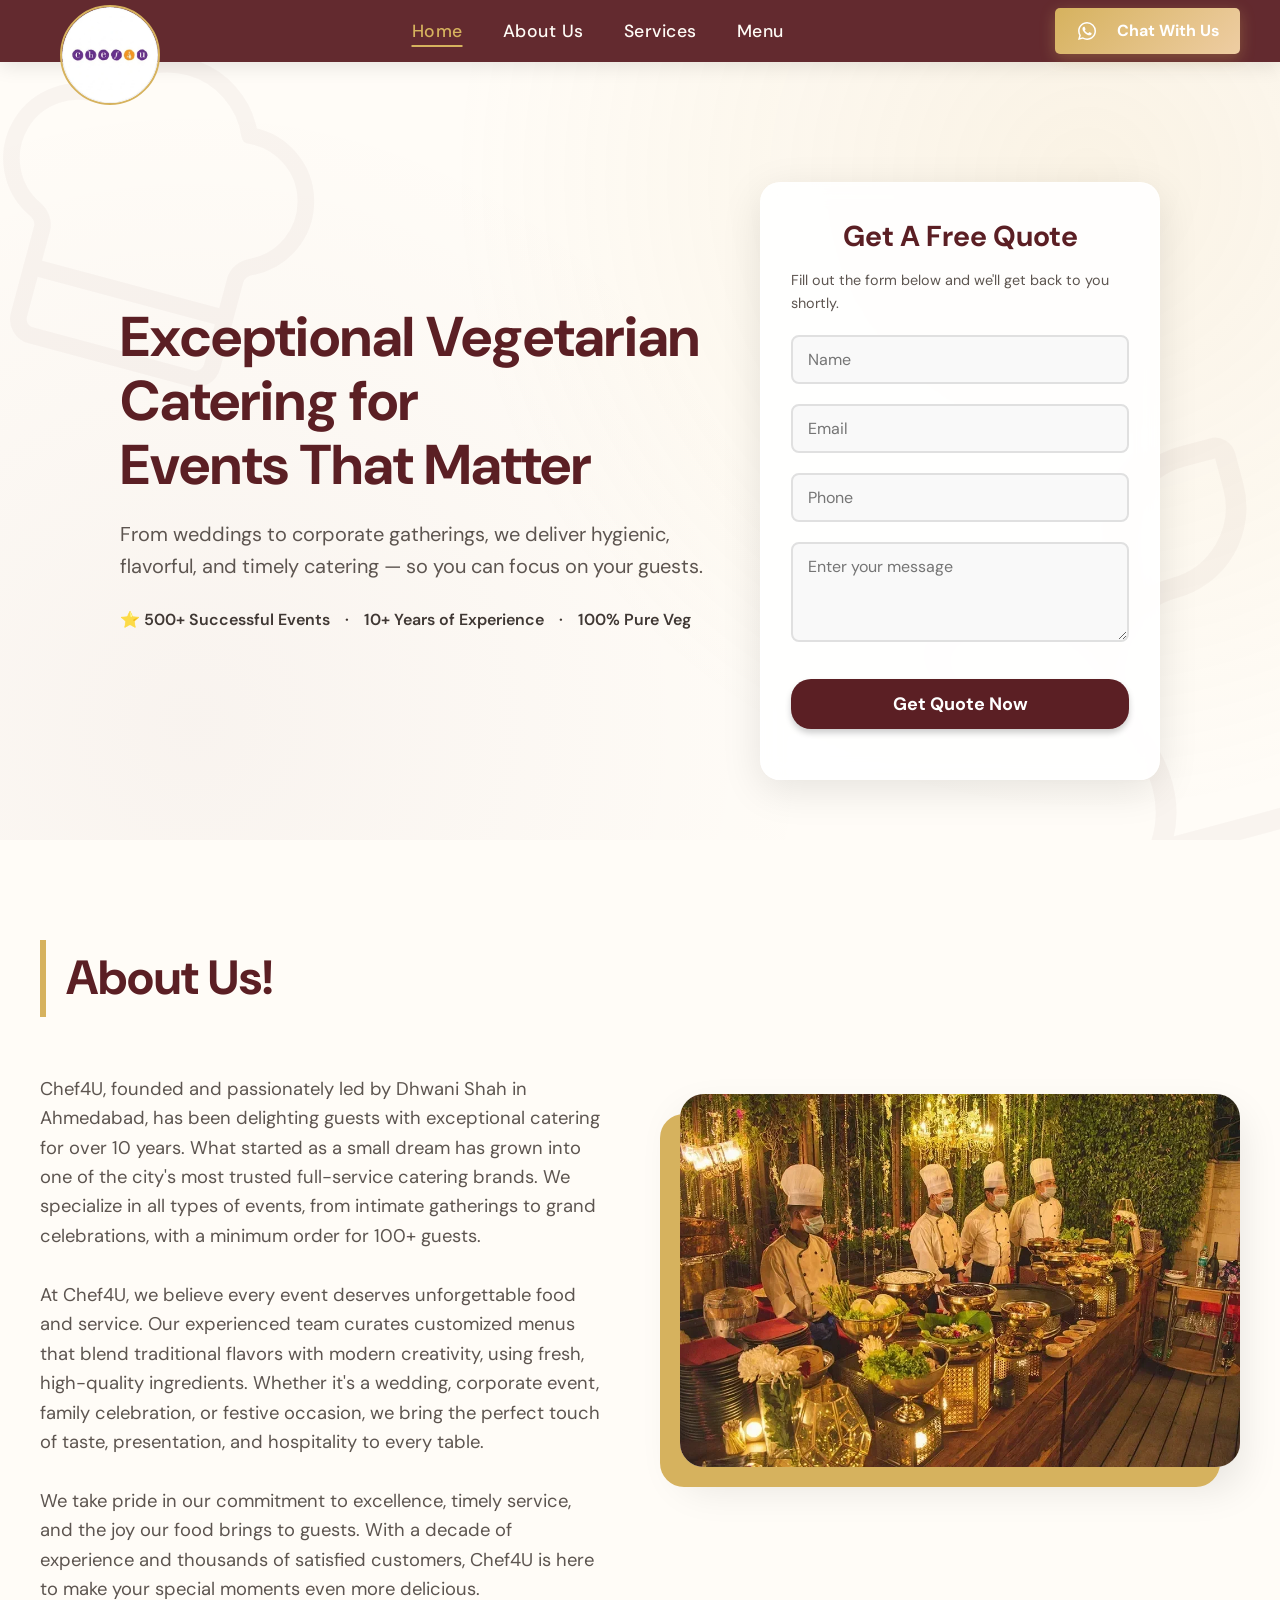
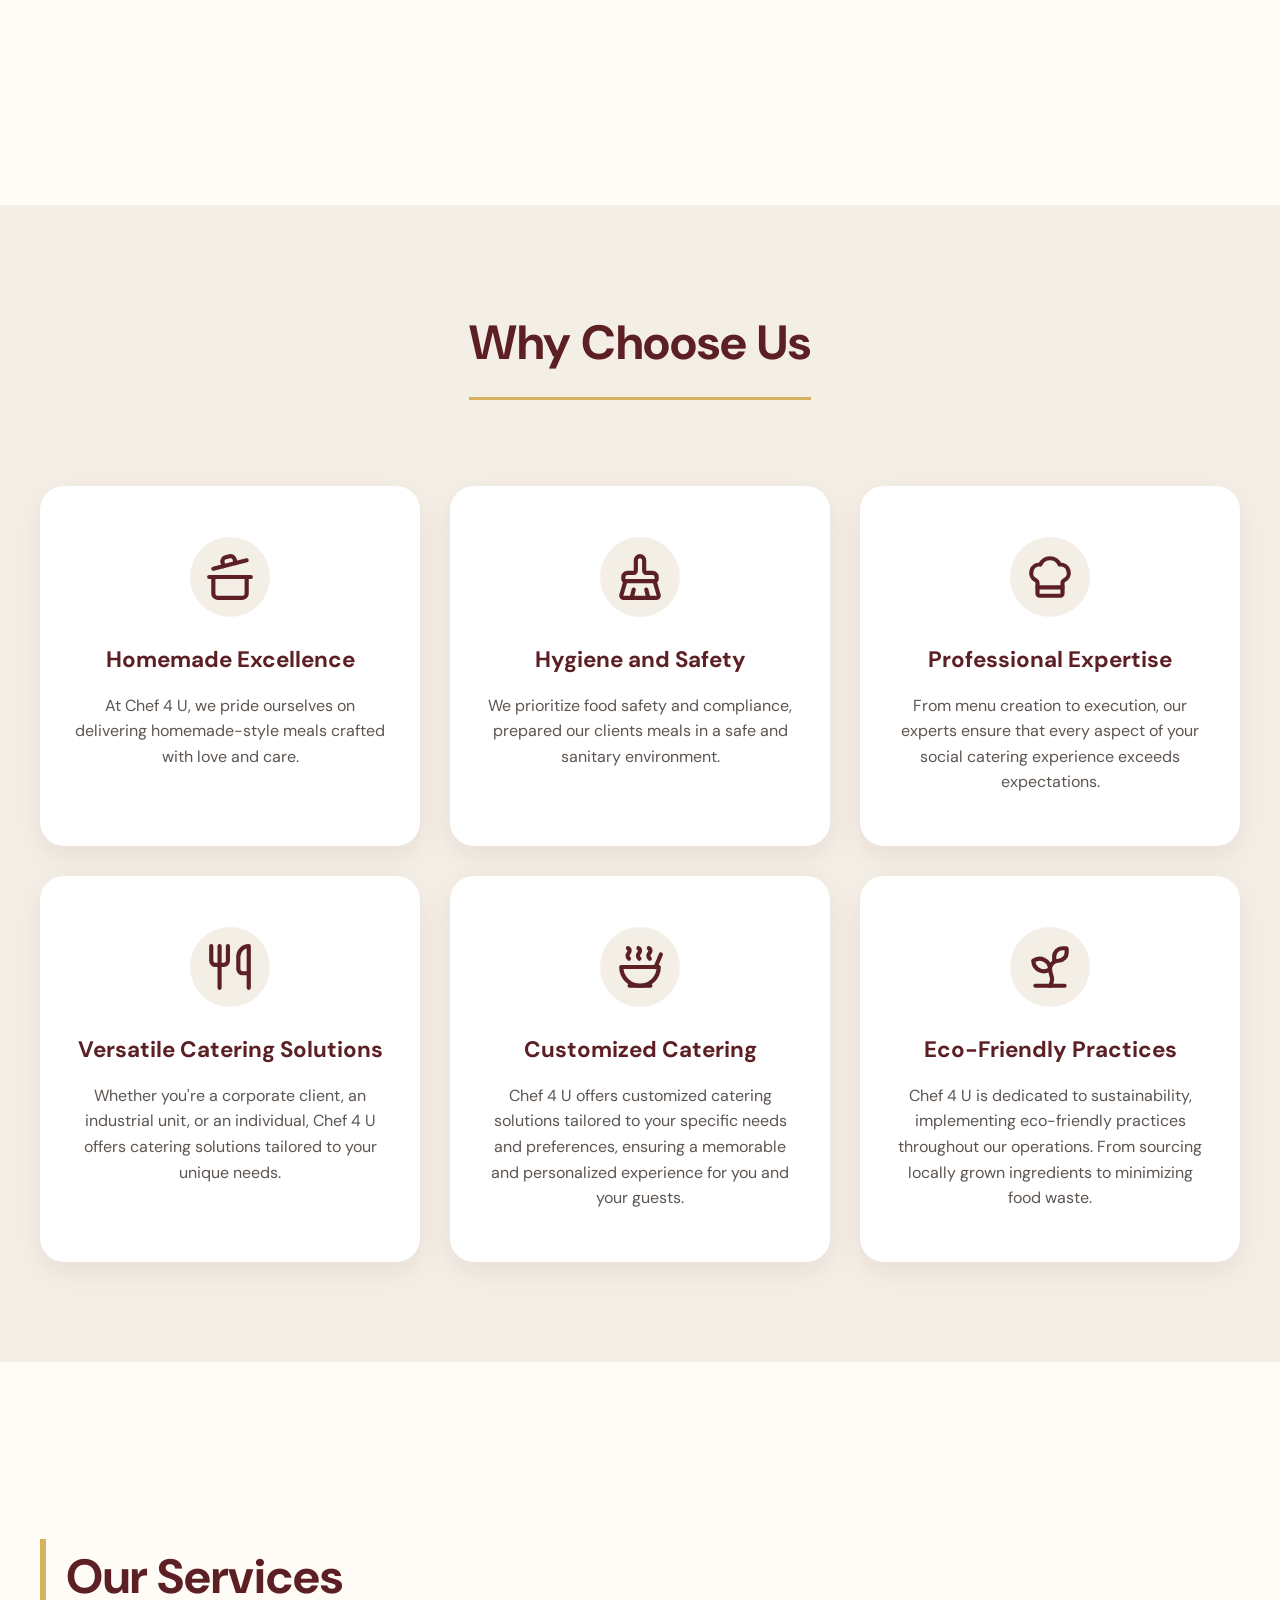
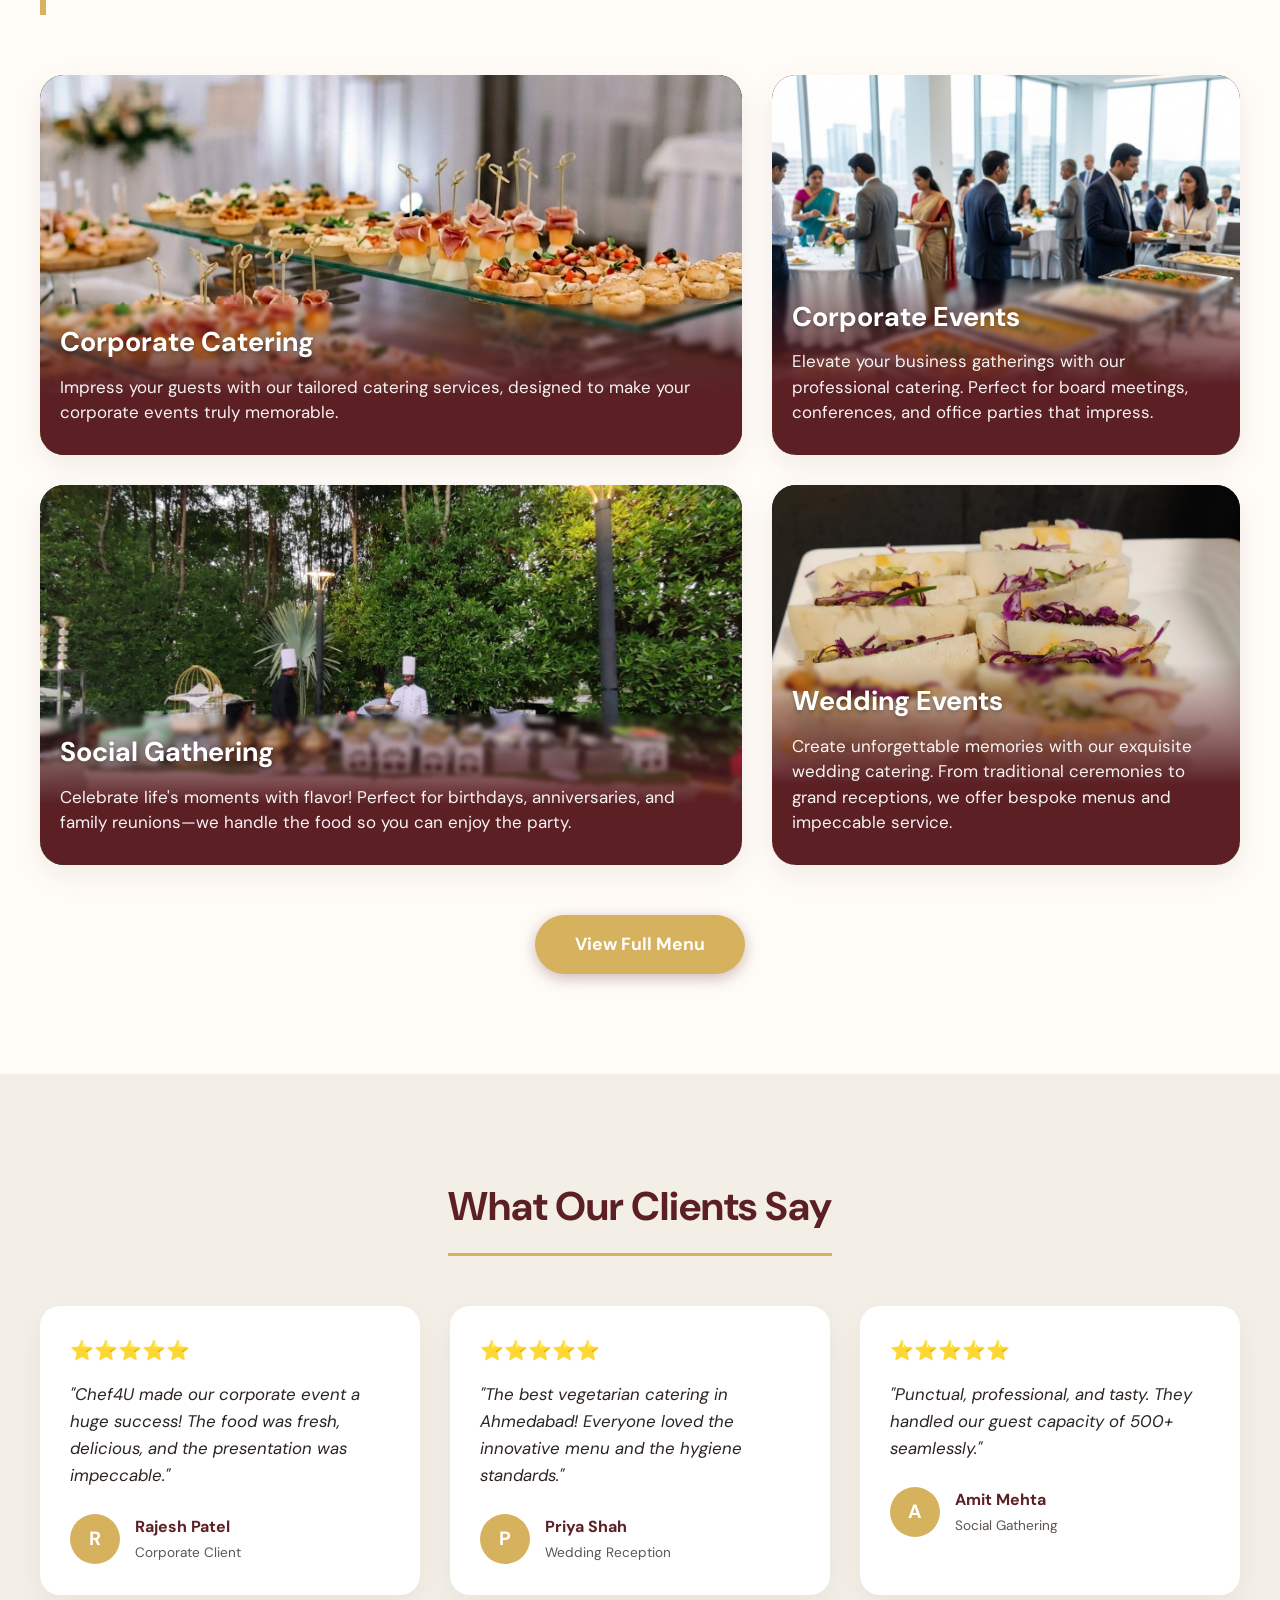
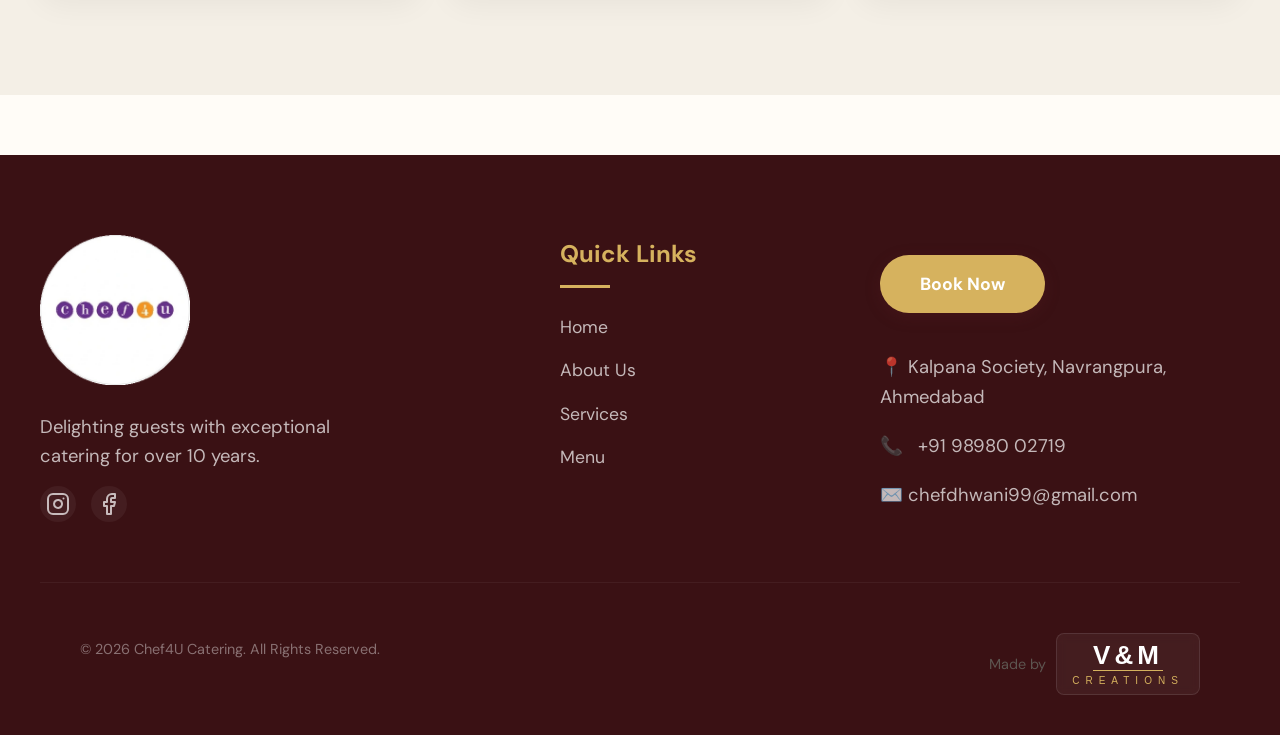
<file: index.html>
<!DOCTYPE html>
<html lang="en">

<head>
    <meta charset="UTF-8">
    <meta name="viewport" content="width=device-width, initial-scale=1.0">
    <title>Chef4U</title>
    <link rel="stylesheet" href="./css/style.css">
    <link rel="preconnect" href="https://fonts.googleapis.com">
    <link rel="preconnect" href="https://fonts.gstatic.com" crossorigin>
    <link
        href="https://fonts.googleapis.com/css2?family=DM+Sans:ital,opsz,wght@0,9..40,100..1000;1,9..40,100..1000&display=swap"
        rel="stylesheet">

    <!-- SEO Meta Tags -->
    <meta name="description"
        content="Chef4U Catering in Ahmedabad - Professional catering services for weddings, corporate events, and celebrations. 10+ years experience.">
    <meta name="keywords" content="catering Ahmedabad, wedding catering, corporate catering, Chef4U, food services">
    <meta property="og:title" content="Chef4U Catering - Ahmedabad's Premier Catering Service">
    <meta property="og:image" content="https://chef4ucatering.com/wp-content/uploads/2024/03/logo.webp">
    <meta property="og:type" content="website">
    <link rel="canonical" href="https://chef4ucatering.com">
    <link rel="icon" type="image/webp" href="./assets/logo.webp">

    <!-- Google Analytics 4 -->
    <!-- <script async src="https://www.googletagmanager.com/gtag/js?id=GA_MEASUREMENT_ID"></script>
    <script>
      window.dataLayer = window.dataLayer || [];
      function gtag(){dataLayer.push(arguments);}
      gtag('js', new Date());
      gtag('config', 'GA_MEASUREMENT_ID');
    </script> -->
</head>

<body>
    <section class="navbar">
        <header>
            <div class="logo">
                <a href="#home" aria-label="Chef4U Home"><img src="./assets/logo.webp"
                        alt="Chef4U Catering Services Logo" width="50" height="50"></a>
            </div>
            <nav>
                <ul>
                    <li><a href="#home">Home</a></li>
                    <li><a href="#about_us">About Us</a></li>
                    <li><a href="#services">Services</a></li>
                    <li><a href="menu.html">Menu</a></li>
                </ul>
            </nav>
            <div class="cta">
                <a href="https://wa.me/919898002719?text=Hi%20Chef4U!%20I%27d%20like%20to%20inquire%20about%20catering%20services"
                    class="whatsapp" target="_blank"
                    style="text-decoration: none; display: inline-flex; align-items: center; justify-content: center; background-color: #25D366; color: white; padding: 10px 20px; border-radius: 5px; font-weight: bold;">
                    <svg xmlns="http://www.w3.org/2000/svg" width="24" height="24" fill="currentColor"
                        aria-hidden="true" viewBox="0 0 24 24" style="margin-right: 8px;">
                        <path fill-rule="evenodd"
                            d="M18.403 5.633A8.92 8.92 0 0 0 12.053 3c-4.948 0-8.976 4.027-8.978 8.977 0 1.582.413 3.126 1.198 4.488L3 21.116l4.759-1.249a9 9 0 0 0 4.29 1.093h.004c4.947 0 8.975-4.027 8.977-8.977a8.93 8.93 0 0 0-2.627-6.35m-6.35 13.812h-.003a7.45 7.45 0 0 1-3.798-1.041l-.272-.162-2.824.741.753-2.753-.177-.282a7.45 7.45 0 0 1-1.141-3.971c.002-4.114 3.349-7.461 7.465-7.461a7.41 7.41 0 0 1 5.275 2.188 7.42 7.42 0 0 1 2.183 5.279c-.002 4.114-3.349 7.462-7.461 7.462m4.093-5.589c-.225-.113-1.327-.655-1.533-.73s-.354-.112-.504.112-.58.729-.711.879-.262.168-.486.056-.947-.349-1.804-1.113c-.667-.595-1.117-1.329-1.248-1.554s-.014-.346.099-.458c.101-.1.224-.262.336-.393s.149-.224.224-.374.038-.281-.019-.393c-.056-.113-.505-1.217-.692-1.666-.181-.435-.366-.377-.504-.383a10 10 0 0 0-.429-.008.83.83 0 0 0-.599.28c-.206.225-.785.767-.785 1.871s.804 2.171.916 2.321 1.582 2.415 3.832 3.387c.536.231.954.369 1.279.473.537.171 1.026.146 1.413.089.431-.064 1.327-.542 1.514-1.066s.187-.973.131-1.067-.207-.151-.43-.263"
                            clip-rule="evenodd"></path>
                    </svg>Chat With Us</a>
            </div>
            <div class="hamburger" aria-label="Toggle navigation" role="button" tabindex="0">
                <span></span>
                <span></span>
                <span></span>
            </div>
        </header>
    </section>

    <!-- Hero Section (Text-First) -->
    <section class="hero-text" id="home">
        <!-- Background Decoration -->
        <div class="hero-bg-decor">
            <svg class="decor-icon decor-top-left" xmlns="http://www.w3.org/2000/svg" width="24" height="24"
                viewBox="0 0 24 24" fill="none" stroke="currentColor" stroke-width="2" stroke-linecap="round"
                stroke-linejoin="round">
                <path
                    d="M17 21a1 1 0 0 0 1-1v-5.35c0-.457.316-.844.727-1.041a4 4 0 0 0-2.134-7.589 5 5 0 0 0-9.186 0 4 4 0 0 0-2.134 7.588c.411.198.727.585.727 1.041V20a1 1 0 0 0 1 1Z" />
                <path d="M6 17h12" />
            </svg>
            <svg class="decor-icon decor-bottom-right" xmlns="http://www.w3.org/2000/svg" width="24" height="24"
                viewBox="0 0 24 24" fill="none" stroke="currentColor" stroke-width="2" stroke-linecap="round"
                stroke-linejoin="round">
                <path
                    d="M14 9.536V7a4 4 0 0 1 4-4h1.5a.5.5 0 0 1 .5.5V5a4 4 0 0 1-4 4 4 4 0 0 0-4 4c0 2 1 3 1 5a5 5 0 0 1-1 3" />
                <path d="M4 9a5 5 0 0 1 8 4 5 5 0 0 1-8-4" />
                <path d="M5 21h14" />
            </svg>
        </div>
        <div class="container hero-split">
            <div class="hero-content">
                <h1>Exceptional Vegetarian Catering for <br> Events That Matter</h1>
                <p class="subheadline">From weddings to corporate gatherings, we deliver hygienic, flavorful, and timely
                    catering — so you can focus on your guests.</p>

                <div class="trust-strip">
                    <span>⭐ 500+ Successful Events</span>
                    <span class="separator">·</span>
                    <span>10+ Years of Experience</span>
                    <span class="separator">·</span>
                    <span>100% Pure Veg</span>
                </div>

                <!-- Mobile Actions (Visible only on small screens) -->
                <div class="cta-row mobile-only">
                    <a href="#contactForm" class="btn-primary hero-cta">Get a Quote</a>
                </div>

                <!-- Reassurance bar removed for cleaner layout -->
            </div>

            <div class="hero-form-wrapper">
                <form id="contactForm">
                    <div class="form-header">
                        <h2>Get A Free Quote</h2>
                        <p>Fill out the form below and we'll get back to you shortly.</p>
                    </div>
                    <div class="form-group">
                        <label for="name" class="sr-only">Name</label>
                        <input type="text" id="name" name="name" placeholder="Name" required>
                    </div>
                    <div class="form-group">
                        <label for="email" class="sr-only">Email</label>
                        <input type="email" id="email" name="email" placeholder="Email" required>
                    </div>
                    <div class="form-group">
                        <label for="phone" class="sr-only">Phone</label>
                        <input type="tel" id="phone" name="phone" placeholder="Phone" required>
                    </div>
                    <div class="form-group">
                        <label for="message" class="sr-only">Message</label>
                        <textarea id="message" name="message" placeholder="Enter your message" cols="30"
                            rows="3"></textarea>
                    </div>
                    <div class="form-group">
                        <input type="submit" value="Get Quote Now">
                    </div>
                </form>
            </div>
        </div>
    </section>

    <!-- Page 2 -->
    <section class="about_us" id="about_us">
        <div class="container">
            <div class="text">
                <h1>About Us!</h1>
                <br>
                <p>Chef4U, founded and passionately led by Dhwani Shah in Ahmedabad, has been delighting guests with
                    exceptional catering for over 10 years. What started as a small dream has grown into one of the
                    city's most trusted full-service catering brands. We specialize in all types of events, from
                    intimate gatherings to grand celebrations, with a minimum order for 100+ guests.
                    <br><br>
                    At Chef4U, we believe every event deserves unforgettable food and service. Our experienced team
                    curates customized menus that blend traditional flavors with modern creativity, using fresh,
                    high-quality ingredients. Whether it's a wedding, corporate event, family celebration, or festive
                    occasion, we bring the perfect touch of taste, presentation, and hospitality to every table.
                    <br><br>
                    We take pride in our commitment to excellence, timely service, and the joy our food brings to
                    guests. With a decade of experience and thousands of satisfied customers, Chef4U is here to make
                    your special moments even more delicious.
                </p>
            </div>
            <div class="image">
                <img src="assets/about_us.webp" alt="About Us">
            </div>
        </div>
    </section>
    <br><br><br>

    <!-- Page 3 -->
    <section class="choose_us">
        <div class="container">
            <div class="text">
                <h1>Why Choose Us</h1>
                <br><br>
            </div>
            <div class="box_container">
                <div class="box">
                    <div class="svg">
                        <svg xmlns="http://www.w3.org/2000/svg" width="72" height="72" viewBox="0 0 24 24" fill="none"
                            stroke="currentColor" stroke-width="2" stroke-linecap="round" stroke-linejoin="round"
                            class="lucide lucide-cooking-pot-icon lucide-cooking-pot">
                            <path d="M2 12h20" />
                            <path d="M20 12v8a2 2 0 0 1-2 2H6a2 2 0 0 1-2-2v-8" />
                            <path d="m4 8 16-4" />
                            <path d="m8.86 6.78-.45-1.81a2 2 0 0 1 1.45-2.43l1.94-.48a2 2 0 0 1 2.43 1.46l.45 1.8" />
                        </svg>
                    </div>
                    <div class="box-text">
                        <h3>Homemade Excellence</h3>
                        <p>At Chef 4 U, we pride ourselves on delivering homemade-style meals crafted with love and
                            care.</p>
                    </div>
                </div>
                <div class="box">
                    <div class="svg">
                        <svg xmlns="http://www.w3.org/2000/svg" width="72" height="72" viewBox="0 0 24 24" fill="none"
                            stroke="currentColor" stroke-width="2" stroke-linecap="round" stroke-linejoin="round"
                            class="lucide lucide-brush-cleaning-icon lucide-brush-cleaning">
                            <path d="m16 22-1-4" />
                            <path
                                d="M19 14a1 1 0 0 0 1-1v-1a2 2 0 0 0-2-2h-3a1 1 0 0 1-1-1V4a2 2 0 0 0-4 0v5a1 1 0 0 1-1 1H6a2 2 0 0 0-2 2v1a1 1 0 0 0 1 1" />
                            <path d="M19 14H5l-1.973 6.767A1 1 0 0 0 4 22h16a1 1 0 0 0 .973-1.233z" />
                            <path d="m8 22 1-4" />
                        </svg>
                    </div>
                    <div class="box-text">
                        <h3>Hygiene and Safety</h3>
                        <p>We prioritize food safety and compliance, prepared our
                            clients meals in a safe and sanitary environment.</p>
                    </div>
                </div>
                <div class="box">
                    <div class="svg">
                        <svg xmlns="http://www.w3.org/2000/svg" width="72" height="72" viewBox="0 0 24 24" fill="none"
                            stroke="currentColor" stroke-width="2" stroke-linecap="round" stroke-linejoin="round"
                            class="lucide lucide-chef-hat-icon lucide-chef-hat">
                            <path
                                d="M17 21a1 1 0 0 0 1-1v-5.35c0-.457.316-.844.727-1.041a4 4 0 0 0-2.134-7.589 5 5 0 0 0-9.186 0 4 4 0 0 0-2.134 7.588c.411.198.727.585.727 1.041V20a1 1 0 0 0 1 1Z" />
                            <path d="M6 17h12" />
                        </svg>
                    </div>
                    <div class="box-text">
                        <h3>Professional Expertise</h3>
                        <p>From menu creation to execution, our experts ensure that every aspect of your social catering
                            experience exceeds expectations.</p>
                    </div>
                </div>
                <div class="box">
                    <div class="svg">
                        <svg xmlns="http://www.w3.org/2000/svg" width="72" height="72" viewBox="0 0 24 24" fill="none"
                            stroke="currentColor" stroke-width="2" stroke-linecap="round" stroke-linejoin="round"
                            class="lucide lucide-utensils-icon lucide-utensils">
                            <path d="M3 2v7c0 1.1.9 2 2 2h4a2 2 0 0 0 2-2V2" />
                            <path d="M7 2v20" />
                            <path d="M21 15V2a5 5 0 0 0-5 5v6c0 1.1.9 2 2 2h3Zm0 0v7" />
                        </svg>
                    </div>
                    <div class="box-text">
                        <h3>Versatile Catering Solutions</h3>
                        <p>Whether you're a corporate client, an industrial unit, or an individual, Chef 4 U offers
                            catering solutions tailored to your unique needs.</p>
                    </div>
                </div>
                <div class="box">
                    <div class="svg">
                        <svg xmlns="http://www.w3.org/2000/svg" width="72" height="72" viewBox="0 0 24 24" fill="none"
                            stroke="currentColor" stroke-width="2" stroke-linecap="round" stroke-linejoin="round"
                            class="lucide lucide-soup-icon lucide-soup">
                            <path d="M12 21a9 9 0 0 0 9-9H3a9 9 0 0 0 9 9Z" />
                            <path d="M7 21h10" />
                            <path d="M19.5 12 22 6" />
                            <path d="M16.25 3c.27.1.8.53.75 1.36-.06.83-.93 1.2-1 2.02-.05.78.34 1.24.73 1.62" />
                            <path d="M11.25 3c.27.1.8.53.74 1.36-.05.83-.93 1.2-.98 2.02-.06.78.33 1.24.72 1.62" />
                            <path d="M6.25 3c.27.1.8.53.75 1.36-.06.83-.93 1.2-1 2.02-.05.78.34 1.24.74 1.62" />
                        </svg>
                    </div>
                    <div class="box-text">
                        <h3>Customized Catering</h3>
                        <p>Chef 4 U offers customized catering solutions tailored to your specific needs and
                            preferences, ensuring a memorable and personalized experience for you and your guests.</p>
                    </div>
                </div>
                <div class="box">
                    <div class="svg">
                        <svg xmlns="http://www.w3.org/2000/svg" width="72" height="72" viewBox="0 0 24 24" fill="none"
                            stroke="currentColor" stroke-width="2" stroke-linecap="round" stroke-linejoin="round"
                            class="lucide lucide-sprout-icon lucide-sprout">
                            <path
                                d="M14 9.536V7a4 4 0 0 1 4-4h1.5a.5.5 0 0 1 .5.5V5a4 4 0 0 1-4 4 4 4 0 0 0-4 4c0 2 1 3 1 5a5 5 0 0 1-1 3" />
                            <path d="M4 9a5 5 0 0 1 8 4 5 5 0 0 1-8-4" />
                            <path d="M5 21h14" />
                        </svg>
                    </div>
                    <div class="box-text">
                        <h3>Eco-Friendly Practices</h3>
                        <p>Chef 4 U is dedicated to sustainability, implementing eco-friendly practices throughout our
                            operations. From sourcing locally grown ingredients to minimizing food waste.</p>
                    </div>
                </div>
            </div>
        </div>
    </section>
    <br><br><br>
    <!-- Page 4 -->
    <section class="our_services" id="services">
        <div class="container">
            <div class="text">
                <h1>Our Services</h1>
            </div>
            <div class="box_container">
                <div class="box1">
                    <div class="box">
                        <img src="./assets/service_corporate.webp" alt="Corporate Meeting" class="card-img"
                            loading="lazy">
                        <div class="card-content">
                            <h3>Corporate Catering</h3>
                            <p>Impress your guests with our tailored catering services, designed to make your
                                corporate
                                events truly memorable.</p>
                        </div>
                    </div>
                    <div class="box">
                        <img src="./assets/service_lunch.webp" alt="Lunch Buffet" class="card-img" loading="lazy">
                        <div class="card-content">
                            <h3>Social Gathering</h3>
                            <p>Celebrate life's moments with flavor! Perfect for birthdays, anniversaries, and family
                                reunions—we handle the food so you can enjoy the party.</p>
                        </div>
                    </div>
                </div>
                <div class="box2">
                    <div class="box2-container">
                        <div class="box">
                            <img src="./assets/service_corporate_new.webp" alt="Corporate Events" class="card-img"
                                loading="lazy">
                            <div class="card-content">
                                <h3>Corporate Events</h3>
                                <p>Elevate your business gatherings with our professional catering. Perfect for board
                                    meetings, conferences, and office parties that impress.</p>
                            </div>
                        </div>
                        <div class="box">
                            <img src="./assets/service_packed.webp" alt="Packed Meal" class="card-img" loading="lazy">
                            <div class="card-content">
                                <h3>Wedding Events</h3>
                                <p>Create unforgettable memories with our exquisite wedding catering. From traditional
                                    ceremonies to grand receptions, we offer bespoke menus and impeccable service.</p>
                            </div>
                        </div>
                    </div>
                </div>
            </div>
        </div>

        <div style="text-align: center; margin-top: 50px;">
            <a href="menu.html" class="btn-primary">View Full Menu</a>
        </div>
    </section>
    <!-- Testimonials Section -->
    <section class="testimonials-section" id="testimonials">
        <div class="container">
            <div class="text">
                <h1>What Our Clients Say</h1>
            </div>
            <div class="testimonials-grid">
                <!-- Review 1 -->
                <div class="testimonial-card">
                    <div class="stars">⭐⭐⭐⭐⭐</div>
                    <p class="review-text">"Chef4U made our corporate event a huge success! The food was fresh,
                        delicious, and the presentation was impeccable."</p>
                    <div class="reviewer">
                        <div class="avatar">R</div>
                        <div class="info">
                            <h4>Rajesh Patel</h4>
                            <span>Corporate Client</span>
                        </div>
                    </div>
                </div>
                <!-- Review 2 -->
                <div class="testimonial-card">
                    <div class="stars">⭐⭐⭐⭐⭐</div>
                    <p class="review-text">"The best vegetarian catering in Ahmedabad! Everyone loved the innovative
                        menu and the hygiene standards."</p>
                    <div class="reviewer">
                        <div class="avatar">P</div>
                        <div class="info">
                            <h4>Priya Shah</h4>
                            <span>Wedding Reception</span>
                        </div>
                    </div>
                </div>
                <!-- Review 3 -->
                <div class="testimonial-card">
                    <div class="stars">⭐⭐⭐⭐⭐</div>
                    <p class="review-text">"Punctual, professional, and tasty. They handled our guest capacity of 500+
                        seamlessly."</p>
                    <div class="reviewer">
                        <div class="avatar">A</div>
                        <div class="info">
                            <h4>Amit Mehta</h4>
                            <span>Social Gathering</span>
                        </div>
                    </div>
                </div>
            </div>
        </div>
    </section>



    <!-- Footer -->
    <footer id="contact_us">
        <div class="footer-container">
            <div class="footer-col brand">
                <div class="logo">
                    <img src="./assets/logo.webp" alt="Chef4U">
                </div>
                <p>Delighting guests with exceptional catering for over 10 years.</p>

                <div class="social-links">
                    <a href="https://www.instagram.com/_.chef4u_99/" aria-label="Instagram" target="_blank"><svg
                            xmlns="http://www.w3.org/2000/svg" width="24" height="24" viewBox="0 0 24 24" fill="none"
                            stroke="currentColor" stroke-width="2" stroke-linecap="round" stroke-linejoin="round">
                            <rect x="2" y="2" width="20" height="20" rx="5" ry="5"></rect>
                            <path d="M16 11.37A4 4 0 1 1 12.63 8 4 4 0 0 1 16 11.37z"></path>
                            <line x1="17.5" y1="6.5" x2="17.51" y2="6.5"></line>
                        </svg></a>
                    <a href="https://www.facebook.com/people/Chef4u/61569903014177/" aria-label="Facebook"
                        target="_blank"><svg xmlns="http://www.w3.org/2000/svg" width="24" height="24"
                            viewBox="0 0 24 24" fill="none" stroke="currentColor" stroke-width="2"
                            stroke-linecap="round" stroke-linejoin="round">
                            <path d="M18 2h-3a5 5 0 0 0-5 5v3H7v4h3v8h4v-8h3l1-4h-4V7a1 1 0 0 1 1-1h3z"></path>
                        </svg></a>
                </div>
            </div>

            <div class="footer-col links">
                <h3>Quick Links</h3>
                <ul>
                    <li><a href="#home">Home</a></li>
                    <li><a href="#about_us">About Us</a></li>
                    <li><a href="#services">Services</a></li>
                    <li><a href="menu.html">Menu</a></li>
                </ul>
            </div>
            <div style="margin-top: 20px;">
                <a href="#contactForm" class="btn btn-primary">Book Now</a>
                <div class="contact-info">
                    <p>📍 Kalpana Society, Navrangpura, Ahmedabad</p>
                    <p>📞 <a href="tel:+919898002719" style="color: inherit; text-decoration: none;">+91 98980 02719</a>
                    </p>
                    <p>✉️ chefdhwani99@gmail.com</p>
                </div>
            </div>
        </div>
        <div class="footer-bottom">
            <p class="credit">&copy; 2024 Chef4U Catering. All Rights Reserved.</p>
            <div class="watermark-wrapper" style="display: flex; align-items: center; gap: 10px; margin-top: 30px;">
                <span style="color: var(--text-gray); font-size: 0.9rem;">Made by</span>
                <a href="https://vp1107.github.io/vm-creations/" class="logo-essential" target="_blank"
                    style="font-size: 0.85rem;">
                    <span class="vm">V&M</span>
                    <span class="creations">CREATIONS</span>
                </a>
            </div>
        </div>
    </footer>



    <!-- Schema.org Implementation -->
    <script type="application/ld+json">
    {
      "@context": "https://schema.org",
      "@type": "FoodEstablishment",
      "name": "Chef4U Catering",
      "image": "https://chef4ucatering.com/assets/logo.webp",
      "description": "Professional catering services in Ahmedabad for weddings, corporate events, and parties.",
      "address": {
        "@type": "PostalAddress",
        "addressLocality": "Ahmedabad",
        "addressRegion": "Gujarat",
        "addressCountry": "IN"
      },
      "telephone": "+919898002719",
      "priceRange": "₹₹",
      "servesCuisine": "Indian, Continental, Mexican, Thai"
    }
    </script>
    <script src="js/script.js" defer></script>
</body>

</html>
</file>
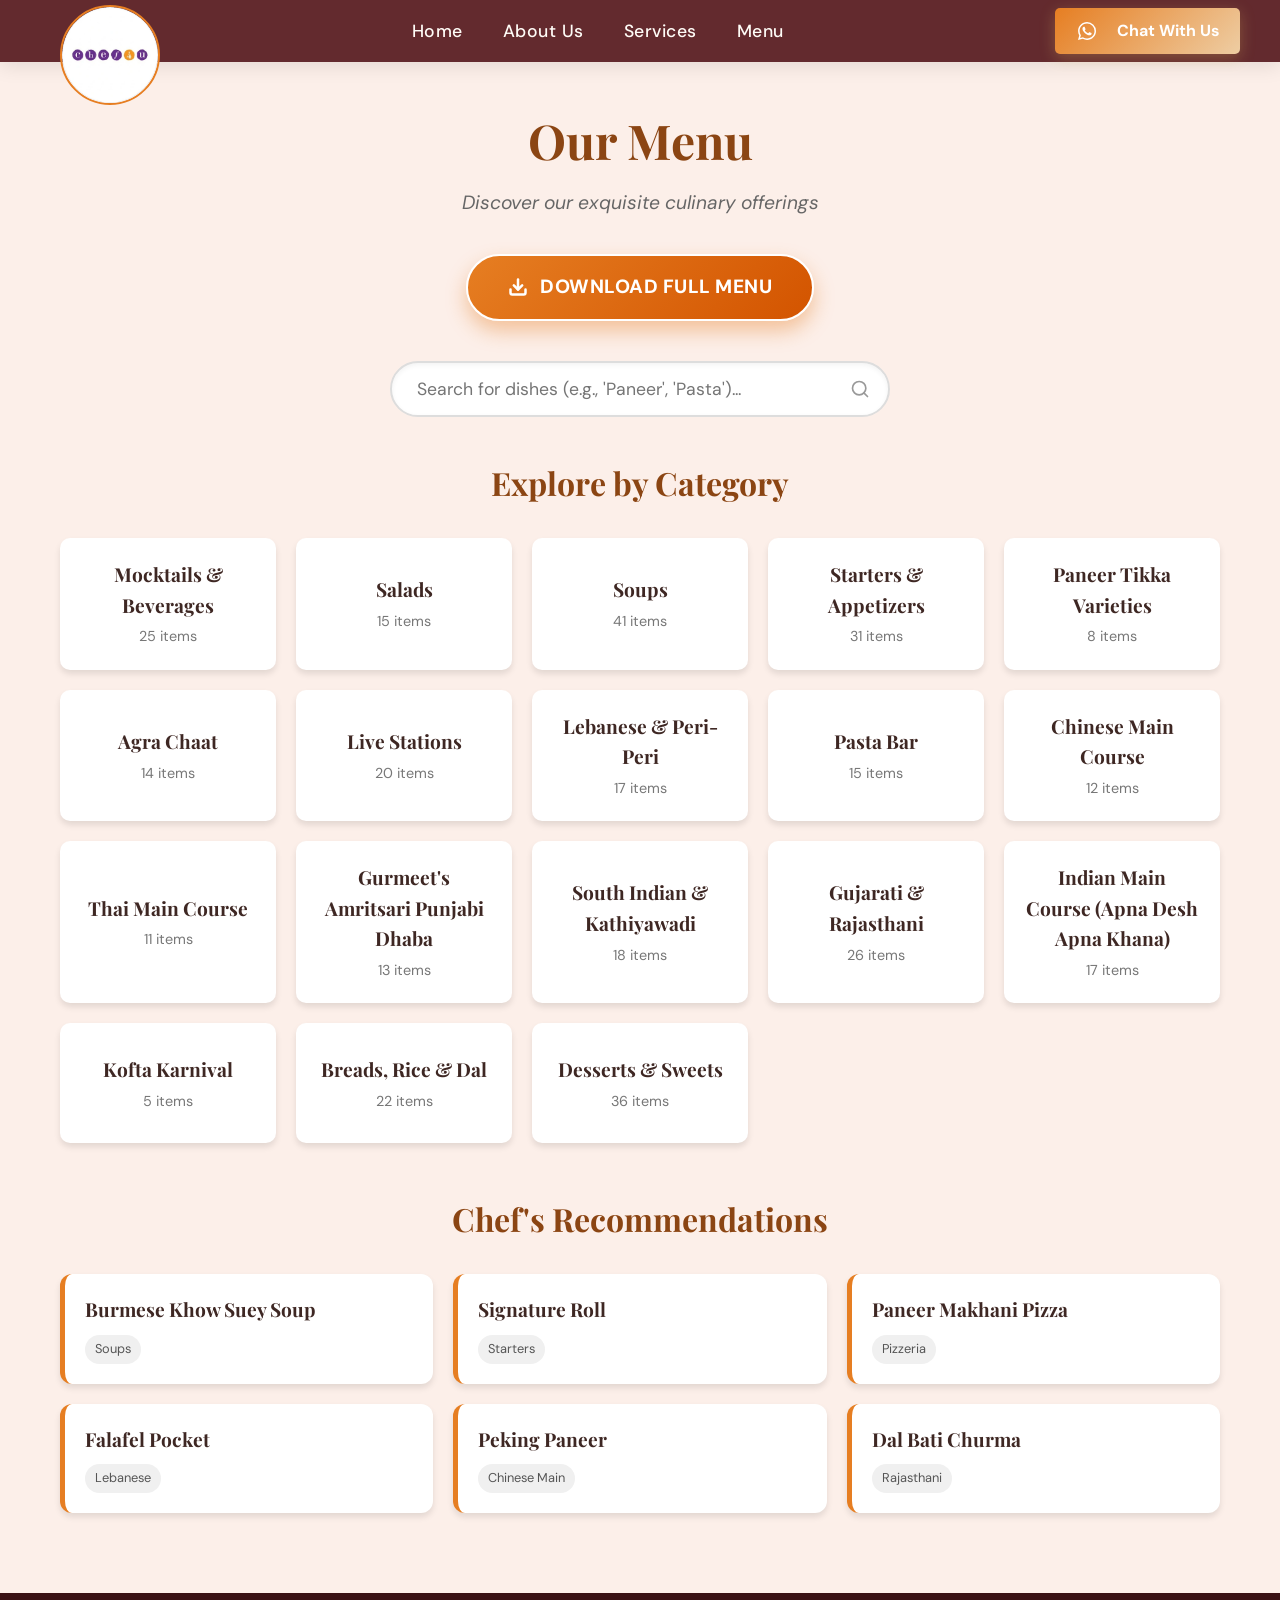
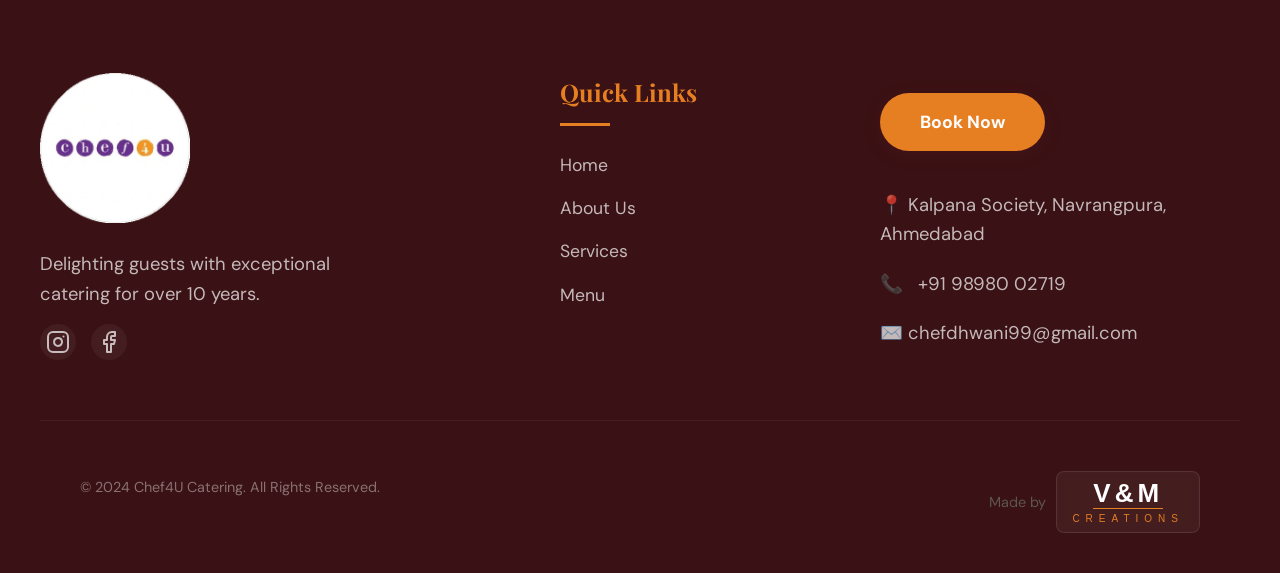
<file: menu.html>
<!DOCTYPE html>
<html lang="en">

<head>
    <meta charset="UTF-8">
    <meta name="viewport" content="width=device-width, initial-scale=1.0">
    <title>Chef4U - Menu</title>
    <link rel="stylesheet" href="./css/style.css">
    <link rel="stylesheet" href="./css/menu.css">
    <link rel="preconnect" href="https://fonts.googleapis.com">
    <link rel="preconnect" href="https://fonts.gstatic.com" crossorigin>
    <link
        href="https://fonts.googleapis.com/css2?family=DM+Sans:ital,opsz,wght@0,9..40,100..1000;1,9..40,100..1000&family=Playfair+Display:ital,wght@0,400..900;1,400..900&display=swap"
        rel="stylesheet">
    <link rel="icon" type="image/webp" href="./assets/logo.webp">
    <link rel="icon" type="image/webp" href="./assets/logo.webp">
</head>

<body>
    <!-- Navbar -->
    <section class="navbar">
        <header>
            <div class="logo">
                <a href="index.html#home" aria-label="Chef4U Home"><img src="./assets/logo.webp"
                        alt="Chef4U Catering Services Logo" width="50" height="50"></a>
            </div>
            <nav>
                <ul>
                    <li><a href="index.html#home">Home</a></li>
                    <li><a href="index.html#about_us">About Us</a></li>
                    <li><a href="index.html#services">Services</a></li>
                    <li><a href="menu.html">Menu</a></li>
                </ul>
            </nav>
            <div class="cta">
                <a href="https://wa.me/919898002719?text=Hi%20Chef4U!%20I%27d%20like%20to%20inquire%20about%20catering%20services"
                    class="whatsapp" target="_blank"
                    style="text-decoration: none; display: inline-flex; align-items: center; justify-content: center; background-color: #25D366; color: white; padding: 10px 20px; border-radius: 5px; font-weight: bold;">
                    <svg xmlns="http://www.w3.org/2000/svg" width="24" height="24" fill="currentColor"
                        aria-hidden="true" viewBox="0 0 24 24" style="margin-right: 8px;">
                        <path fill-rule="evenodd"
                            d="M18.403 5.633A8.92 8.92 0 0 0 12.053 3c-4.948 0-8.976 4.027-8.978 8.977 0 1.582.413 3.126 1.198 4.488L3 21.116l4.759-1.249a9 9 0 0 0 4.29 1.093h.004c4.947 0 8.975-4.027 8.977-8.977a8.93 8.93 0 0 0-2.627-6.35m-6.35 13.812h-.003a7.45 7.45 0 0 1-3.798-1.041l-.272-.162-2.824.741.753-2.753-.177-.282a7.45 7.45 0 0 1-1.141-3.971c.002-4.114 3.349-7.461 7.465-7.461a7.41 7.41 0 0 1 5.275 2.188 7.42 7.42 0 0 1 2.183 5.279c-.002 4.114-3.349 7.462-7.461 7.462m4.093-5.589c-.225-.113-1.327-.655-1.533-.73s-.354-.112-.504.112-.58.729-.711.879-.262.168-.486.056-.947-.349-1.804-1.113c-.667-.595-1.117-1.329-1.248-1.554s-.014-.346.099-.458c.101-.1.224-.262.336-.393s.149-.224.224-.374.038-.281-.019-.393c-.056-.113-.505-1.217-.692-1.666-.181-.435-.366-.377-.504-.383a10 10 0 0 0-.429-.008.83.83 0 0 0-.599.28c-.206.225-.785.767-.785 1.871s.804 2.171.916 2.321 1.582 2.415 3.832 3.387c.536.231.954.369 1.279.473.537.171 1.026.146 1.413.089.431-.064 1.327-.542 1.514-1.066s.187-.973.131-1.067-.207-.151-.43-.263"
                            clip-rule="evenodd"></path>
                    </svg>Chat With Us</a>
            </div>
            <div class="hamburger" aria-label="Toggle navigation" role="button" tabindex="0">
                <span></span>
                <span></span>
                <span></span>
            </div>
        </header>
    </section>

    <!-- Main Content Wrapper -->
    <main class="menu-page-container">

        <!-- VIEW 1: Overview (Visible by default) -->
        <div id="menu-overview" class="view-section active">

            <!-- Hero Title -->
            <section class="menu-hero">
                <h1>Our Menu</h1>
                <p>Discover our exquisite culinary offerings</p>
                <a href="./assets/Chef4U_Menu.pdf" download="Chef4U_Menu.pdf" class="btn-download">
                    <svg xmlns="http://www.w3.org/2000/svg" width="20" height="20" viewBox="0 0 24 24" fill="none"
                        stroke="currentColor" stroke-width="2" stroke-linecap="round" stroke-linejoin="round">
                        <path d="M21 15v4a2 2 0 0 1-2 2H5a2 2 0 0 1-2-2v-4" />
                        <polyline points="7 10 12 15 17 10" />
                        <line x1="12" y1="15" x2="12" y2="3" />
                    </svg>
                    Download Full Menu
                </a>
            </section>

            <!-- Search Section -->
            <div class="search-wrapper">
                <div class="search-container">
                    <input type="text" id="menu-search" placeholder="Search for dishes (e.g., 'Paneer', 'Pasta')..."
                        autocomplete="off" spellcheck="false">
                    <svg class="search-icon" xmlns="http://www.w3.org/2000/svg" width="20" height="20"
                        viewBox="0 0 24 24" fill="none" stroke="currentColor" stroke-width="2" stroke-linecap="round"
                        stroke-linejoin="round">
                        <circle cx="11" cy="11" r="8"></circle>
                        <line x1="21" y1="21" x2="16.65" y2="16.65"></line>
                    </svg>
                    <div id="search-results" class="search-results hidden"></div>
                </div>
            </div>

            <!-- Category Grid (Index) -->
            <section class="category-index">
                <h2>Explore by Category</h2>
                <div id="category-grid" class="category-grid">
                    <!-- Populated by JS -->
                </div>
            </section>

            <!-- Recommendations -->
            <section class="recommendations">
                <h2>Chef's Recommendations</h2>
                <div id="recommendations-list" class="recommendations-grid">
                    <!-- Populated by JS -->
                </div>
            </section>
        </div>

        <!-- VIEW 2: Flipbook (Hidden by default) -->
        <div id="book-wrapper" class="view-section book-wrapper hidden">
            <div class="book-controls-top">
                <button id="btn-back-overview" class="btn-back">← Back to Overview</button>
            </div>

            <div id="book">
                <!-- Pages populated dynamically by JS -->
            </div>
    </main>

    <!-- Footer -->
    <footer id="contact_us">
        <div class="footer-container">
            <div class="footer-col brand">
                <div class="logo">
                    <img src="./assets/logo.webp" alt="Chef4U">
                </div>
                <p>Delighting guests with exceptional catering for over 10 years.</p>

                <div class="social-links">
                    <a href="https://www.instagram.com/_.chef4u_99/" aria-label="Instagram" target="_blank"><svg
                            xmlns="http://www.w3.org/2000/svg" width="24" height="24" viewBox="0 0 24 24" fill="none"
                            stroke="currentColor" stroke-width="2" stroke-linecap="round" stroke-linejoin="round">
                            <rect x="2" y="2" width="20" height="20" rx="5" ry="5"></rect>
                            <path d="M16 11.37A4 4 0 1 1 12.63 8 4 4 0 0 1 16 11.37z"></path>
                            <line x1="17.5" y1="6.5" x2="17.51" y2="6.5"></line>
                        </svg></a>
                    <a href="https://www.facebook.com/people/Chef4u/61569903014177/" aria-label="Facebook"
                        target="_blank"><svg xmlns="http://www.w3.org/2000/svg" width="24" height="24"
                            viewBox="0 0 24 24" fill="none" stroke="currentColor" stroke-width="2"
                            stroke-linecap="round" stroke-linejoin="round">
                            <path d="M18 2h-3a5 5 0 0 0-5 5v3H7v4h3v8h4v-8h3l1-4h-4V7a1 1 0 0 1 1-1h3z"></path>
                        </svg></a>
                </div>
            </div>

            <div class="footer-col links">
                <h3>Quick Links</h3>
                <ul>
                    <li><a href="index.html#home">Home</a></li>
                    <li><a href="index.html#about_us">About Us</a></li>
                    <li><a href="index.html#services">Services</a></li>
                    <li><a href="menu.html">Menu</a></li>
                </ul>
            </div>
            <div style="margin-top: 20px;">
                <a href="./index.html#contactForm" class="btn btn-primary">Book Now</a>
                <div class="contact-info">
                    <p>📍 Kalpana Society, Navrangpura, Ahmedabad</p>
                    <p>📞 <a href="tel:+919898002719" style="color: inherit; text-decoration: none;">+91 98980 02719</a>
                    </p>
                    <p>✉️ chefdhwani99@gmail.com</p>
                </div>
            </div>
        </div>
        <div class="footer-bottom">
            <p>&copy; 2024 Chef4U Catering. All Rights Reserved.</p>
            <div class="watermark-wrapper" style="display: flex; align-items: center; gap: 10px; margin-top: 30px;">
                <span style="color: var(--text-gray); font-size: 0.9rem;">Made by</span>
                <a href="https://vp1107.github.io/vm-creations/" class="logo-essential" target="_blank"
                    style="font-size: 0.85rem;">
                    <span class="vm">V&M</span>
                    <span class="creations">CREATIONS</span>
                </a>
            </div>
        </div>
    </footer>

    <script src="./js/menu-data.js"></script>
    <script src="./js/menu.js"></script>
</body>

</html>
</file>
<file: css/style.css>
/* --- 1. Variables & Global Reset --- */
/* Accessibility: Skip Link */
.skip-link {
    position: absolute;
    top: -40px;
    left: 0;
    background: var(--primary-color);
    color: white;
    padding: 8px;
    z-index: 1001;
    transition: top 0.3s;
}

.skip-link:focus {
    top: 0;
}

:root {
    /* Core Palette */
    --primary-color: #5b1f24;
    --primary-dark: #3a1114;
    --accent-color: #d6b25e;
    --accent-glow: rgba(214, 178, 94, 0.4);

    /* Typography & Text */
    --text-light: #fffcf7;
    --text-dark: #2c2420;
    --text-gray: #5d5550;

    /* Backgrounds */
    --bg-light: #fffcf7;
    --bg-medium: #f4efe6;
    --bg-white: #ffffff;

    /* Design Tokens */
    --glass-bg: rgba(255, 255, 255, 0.85);
    --glass-border: rgba(255, 255, 255, 0.3);
    --shadow-soft: 0 10px 30px rgba(91, 31, 36, 0.08);
    --shadow-hover: 0 20px 40px rgba(91, 31, 36, 0.15);
    --border-radius-lg: 24px;
    --border-radius-pill: 100px;
    --transition-fast: 0.3s cubic-bezier(0.4, 0, 0.2, 1);
    --transition-smooth: 0.5s cubic-bezier(0.25, 0.8, 0.25, 1);
    --border-accent: rgb(247, 199, 35);
}

* {
    margin: 0;
    padding: 0;
    box-sizing: border-box;
    font-family: 'DM Sans', sans-serif;
}

html {
    scroll-behavior: smooth;
    scroll-padding-top: 100px;
}

body {
    background: var(--bg-light);
    color: var(--text-dark);
    line-height: 1.6;
    overflow-x: hidden;
}

/* --- 2. Typography --- */
h1,
h2,
h3 {
    font-weight: 700;
    color: var(--primary-color);
}

p {
    color: var(--text-gray);
    font-size: 1.05rem;
}

/* Tablet+ Font Size Increase */
@media (min-width: 768px) {
    p {
        font-size: 1.15rem;
    }

    h1 {
        font-size: 3rem;
    }

    h2 {
        font-size: 2.5rem;
    }

    h3 {
        font-size: 1.75rem;
    }
}

/* Remove default link styles */
a {
    text-decoration: none;
    color: inherit;
}

/* --- 3. Navbar (Sticky & Glassy) --- */
.navbar {
    background: rgba(91, 31, 36, 0.95);
    /* Semi-transparent Primary */
    backdrop-filter: blur(10px);
    position: sticky;
    top: 0;
    z-index: 1000;
    box-shadow: 0 4px 20px rgba(0, 0, 0, 0.1);
    padding: 0.5rem 0;
}

.navbar header {
    display: flex;
    justify-content: space-between;
    align-items: center;
    max-width: 1400px;
    margin: 0 auto;
    padding: 0 40px;
    gap: 20px;
}

.navbar nav {
    flex: 1;
    display: flex;
    justify-content: center;
}

.navbar .logo {
    width: 100px;
}

/* .navbar .logo a{
    width: 100px;
    height: 100px;
} */
.navbar .logo img {
    height: 100px;
    width: auto;
    transition: var(--transition-fast);
    position: absolute;
    top: 5px;
    left: 60px;
    border-radius: 50%;
    border: 2px solid var(--accent-color);
    /* Logo border */
}

.navbar .logo img:hover {
    transform: scale(1.1) rotate(-10deg);
}

.navbar nav ul {
    list-style: none;
    display: flex;
    gap: 40px;
    align-items: center;
}

.navbar nav ul a {
    color: var(--text-light);
    font-size: 1.1rem;
    font-weight: 500;
    position: relative;
    padding: 5px 0;
    letter-spacing: 0.5px;

}

/* Center-out underline animation */
.navbar nav ul a::after {
    content: '';
    position: absolute;
    bottom: 0;
    left: 50%;
    width: 0;
    height: 2px;
    background: var(--accent-color);
    transition: var(--transition-fast);
    transform: translateX(-50%);
}

.navbar nav ul a:hover::after,
.navbar nav ul a.active::after {
    width: 100%;
}



.navbar nav ul a.active {
    color: var(--accent-color);
}

/* CTA Button */
.navbar .cta {
    display: flex;
    align-items: center;
    gap: 15px;
}

.navbar .whatsapp {
    background: linear-gradient(135deg, var(--accent-color), #eecda3);
    color: var(--primary-dark);
    padding: 12px 30px;
    border-radius: var(--border-radius-pill);
    font-weight: 700;
    font-size: 1rem;
    border: none;
    display: flex;
    align-items: center;
    gap: 10px;
    cursor: pointer;
    transition: all 0.3s ease;
    box-shadow: 0 4px 15px rgba(214, 178, 94, 0.3);

    svg {
        transition: all 0.8s ease-in;
    }
}

.navbar .whatsapp:hover {
    background: var(--bg-light);
    color: var(--primary-color);
    transform: translateY(-2px);
    box-shadow: 0 6px 20px rgba(0, 0, 0, 0.15);
    animation: whatsapp-pulse 1s infinite;
}

.navbar .whatsapp:hover svg {
    animation: whatsapp-wiggle 1s ease-in-out infinite;
}

@keyframes whatsapp-pulse {
    0% {
        box-shadow: 0 0 0 0 rgba(37, 211, 102, 0.7);
    }

    70% {
        box-shadow: 0 0 0 10px rgba(37, 211, 102, 0);
    }

    100% {
        box-shadow: 0 0 0 0 rgba(37, 211, 102, 0);
    }
}

@keyframes whatsapp-wiggle {
    0% {
        transform: rotate(0deg);
    }

    25% {
        transform: rotate(-10deg);
    }

    50% {
        transform: rotate(10deg);
    }

    75% {
        transform: rotate(-5deg);
    }

    100% {
        transform: rotate(0deg);
    }
}

svg {
    transform: rotateX(360deg);
}


/* Home Section */
.home {
    display: flex;
    margin: 5px 70px 70px 70px;
    justify-content: center;
    border-radius: 20px;
}

.home .container {
    display: flex;
    justify-content: center;
    align-items: center;
    /* Background image removed in favor of video, kept as fallback in HTML poster if needed, 
       but strictly we remove the url() here to rely on the video element */
    background-color: #000;
    /* Fallback color */
    position: relative;
    overflow: hidden;
    border-radius: 20px;
    padding: 25px;
    max-width: 100%;
    box-shadow: inset 0 0 0 1000px rgba(0, 0, 0, 0.2);
    /* Restore these for menu.html header which uses inline background-image */
    background-size: cover;
    background-position: center;
}

.home .container img {
    position: absolute;
    top: 0;
    left: 0;
    width: 100%;
    height: 100%;
    object-fit: cover;
    z-index: 0;
}

.home .bg {
    position: relative;
    z-index: 1;
    display: flex;
    justify-content: center;
    align-items: center;
    gap: 50px;
    padding: 25px;
    border-radius: 20px;
    background-color: rgba(0, 0, 0, 0.2);
    /* Increased contrast */
    backdrop-filter: blur(5px);
    max-width: 100%;
    border: 1px solid rgba(255, 255, 255, 0.1);
}

.home .text {
    color: white;
}

.home .text h3 {
    color: var(--bg-medium);
    font-size: 20px;
    padding-bottom: 20px;
    text-align: center;
    letter-spacing: 1px;
    text-transform: uppercase;
}

.home .text h1 {
    text-align: center;
    padding: 5px;
    font-size: 50px;
    color: var(--bg-medium);
    border-bottom: 5px solid var(--accent-color);
    padding-bottom: 25px;
    text-shadow: 2px 2px 4px rgba(0, 0, 0, 0.5);
}

/* --- 4. Contact Form (Modern & Accessible) --- */
.home .text h1 {
    text-align: center;
    padding: 5px;
    font-size: 50px;
    color: var(--bg-medium);
    border-bottom: 5px solid var(--accent-color);
    /* Thinner, accent color */
    padding-bottom: 25px;
    /* Removed border-radius 45% on text block, looked odd */
    text-shadow: 2px 2px 4px rgba(0, 0, 0, 0.5);
}

.home .form {
    background: white;
    padding: 40px;
    border-radius: 20px;
    box-shadow: 0 10px 30px rgba(0, 0, 0, 0.2);
    width: 100%;
    max-width: clamp(450px, 550px, 650px);
    z-index: 10;
}

.form-header h2 {
    color: var(--primary-color);
    text-align: center;
    margin-bottom: 30px;
    font-size: 1.8rem;
}

.form-group {
    margin-bottom: 20px;
}

.sr-only {
    position: absolute;
    width: 1px;
    height: 1px;
    padding: 0;
    margin: -1px;
    overflow: hidden;
    clip: rect(0, 0, 0, 0);
    white-space: nowrap;
    border: 0;
}

.form-group input,
.form-group textarea {
    width: 100%;
    padding: 12px 15px;
    border: 2px solid #e0e0e0;
    border-radius: 8px;
    font-family: 'DM Sans', sans-serif;
    font-size: 1rem;
    transition: all 0.3s ease;
    background: #f9f9f9;
}

.form-group input:focus,
.form-group textarea:focus {
    outline: none;
    border-color: var(--accent-color);
    background: white;
    box-shadow: 0 0 0 4px var(--accent-glow);
}

.form-group textarea {
    resize: vertical;
    min-height: 100px;
}

.form-group input[type="submit"] {
    background-color: var(--primary-color);
    color: white;
    font-weight: 700;
    border: none;
    cursor: pointer;
    margin-top: 10px;
    height: 50px;
    border-radius: 20px;
    font-size: 18px;
    box-shadow: 0 4px 6px rgba(0, 0, 0, 0.2);
    transition: all 0.3s ease-in-out;
}

.form-group input[type="submit"]:hover {
    background-color: #7a2b30;
    transform: translateY(-2px);
    box-shadow: 0 6px 12px rgba(0, 0, 0, 0.25);
}

/* --- 5. About Us (Magazine Style) --- */
.about_us {
    padding: 100px 40px;
    background: var(--bg-light);
}

.about_us .container {
    max-width: 1300px;
    margin: 0 auto;
    display: flex;
    align-items: center;
    gap: 80px;
}

/* Text Side */
.about_us .container .text {
    flex: 1;
}

.about_us .container .text h1 {
    font-size: 3rem;
    margin-bottom: 2rem;
    position: relative;
    padding-left: 20px;
    border-left: 6px solid var(--accent-color);
}

.about_us .container .text p {
    font-size: 1.15rem;
    color: var(--text-gray);
    margin-bottom: 1.5rem;
    text-align: left;
}

/* Image Side */
.about_us .container .image {
    flex: 1;
    position: relative;
}

.about_us .container .image img {
    width: 100%;
    border-radius: var(--border-radius-lg);
    box-shadow: -20px 20px 0 var(--accent-color), 0 20px 40px rgba(0, 0, 0, 0.1);
    transition: var(--transition-smooth);
}

.about_us .container .image img:hover {
    transform: scale(1.02) translate(5px, -5px);
    box-shadow: -15px 15px 0 var(--primary-color), 0 30px 60px rgba(0, 0, 0, 0.2);
}

/* --- 6. Why Choose Us (Grid & Cards) --- */
.choose_us {
    padding: 100px 40px;
    background: var(--bg-medium);
}

.choose_us .container {
    max-width: 1300px;
    margin: 0 auto;
    text-align: center;
}

.choose_us .container .text h1 {
    font-size: 3rem;
    margin-bottom: 60px;
    display: inline-block;
    border-bottom: 3px solid var(--accent-color);
    padding-bottom: 15px;
    border-left: none;
}

.choose_us .box_container {
    display: grid;
    grid-template-columns: repeat(auto-fit, minmax(280px, 1fr));
    /* Prevent overflow */
    gap: 30px;
    width: 100%;
}

@media (min-width: 992px) {
    .choose_us .box_container {
        grid-template-columns: repeat(3, 1fr);
        /* Force 3 columns */
    }
}

.choose_us .box_container .box {
    background: var(--bg-white);
    padding: 50px 30px;
    border-radius: var(--border-radius-lg);
    box-shadow: var(--shadow-soft);
    display: flex;
    flex-direction: column;
    align-items: center;
    text-align: center;
    transition: var(--transition-smooth);
    border: 1px solid transparent;
    cursor: pointer;
    /* Clickable */
}

/* Hidden Text for Mindmap Effect */
.choose_us .box_container .box p {
    display: none;
    opacity: 0;
    max-height: 0;
    overflow: hidden;
    transition: opacity 0.4s ease, max-height 0.4s ease;
    margin-top: 15px;
}

.choose_us .box_container .box.active p {
    display: block;
    max-height: 500px;
    /* Allow room for content */
    animation: fadeIn 0.4s ease forwards;
}

.choose_us .box_container .box.active p {
    animation: fadeIn 0.5s forwards;
}

/* Visual hint for clickable cards */
.choose_us .box_container .box::after {
    content: "Click to expand";
    display: block;
    margin-top: 10px;
    font-size: 0.8rem;
    color: var(--accent-color);
    opacity: 0.7;
    transition: opacity 0.3s;
}

.choose_us .box_container .box.active::after {
    display: none;
}

/* Tablet+ Visibility: Show text by default */
@media (min-width: 768px) {

    .choose_us .box_container .box p,
    .our_services .box p,
    .box2 .box p {
        display: block;
        opacity: 1;
        max-height: none;
        margin-top: 15px;
    }

    /* Hide the "Click to expand" hint on larger screens where text is visible */
    .choose_us .box_container .box::after {
        display: none;
    }
}

@keyframes fadeIn {
    to {
        opacity: 1;
    }
}

.choose_us .box_container .box:hover {
    transform: translateY(-10px);
    box-shadow: var(--shadow-hover);
    border-color: var(--accent-color);
}

.choose_us .box_container .box .svg {
    width: 80px;
    height: 80px;
    padding: 15px;
    background: var(--bg-medium);
    border-radius: 50%;
    display: flex;
    align-items: center;
    justify-content: center;
    margin-bottom: 25px;
    color: var(--primary-color);
    transition: var(--transition-fast);
}

.choose_us .box_container .box:hover .svg {
    background: var(--primary-color);
    color: var(--accent-color);
}

.choose_us .box_container .box .box-text h3 {
    font-size: 1.4rem;
    margin-bottom: 15px;
}

.choose_us .box_container .box .box-text p {
    font-size: 1rem;
    line-height: 1.6;
}

/* --- 7. Our Services (Modern Lists) --- */
.our_services {
    padding: 100px 40px;
    background: var(--bg-light);
}

.our_services .container {
    max-width: 1300px;
    margin: 0 auto;
}

.our_services .container .text h1 {
    font-size: 3rem;
    margin-bottom: 60px;
    border-left: 6px solid var(--accent-color);
    padding-left: 20px;
}

.our_services .box_container {
    display: flex;
    gap: 30px;
}

/* Big Column */
.our_services .box_container .box1 {
    flex: 1.5;
    display: flex;
    flex-direction: column;
    gap: 30px;
    border: none;
}

.our_services .box_container .box1 .box {
    padding: 30px;
    background: var(--bg-medium);
    border-radius: 16px;
    transition: var(--transition-fast);
    display: flex;
    flex-direction: column;
    align-items: flex-start;
}

.our_services .box_container .box1 .box:hover {
    transform: translateY(-5px);
    box-shadow: 0 20px 40px rgba(0, 0, 0, 0.4);
}




/* Small Column (Grid of 2) */
.our_services .box_container .box2 {
    flex: 1;
}

.our_services .box_container .box2 .box2-container {
    display: flex;
    flex-direction: column;
    gap: 30px;
    height: 100%;
}

.our_services .box_container .box2 .box2-container .box {
    flex: 1;
    background: var(--primary-color);
    padding: 20px;
    border-radius: var(--border-radius-lg);
    color: white;
    display: flex;
    flex-direction: column;
    justify-content: flex-end;
    align-items: flex-start;
    text-align: left;
    transition: var(--transition-fast);
    position: relative;
    overflow: hidden;
    border: none;
}


.our_services .box_container .box2 .box2-container .box::before {
    content: '';
    position: absolute;
    top: 0;
    left: 0;
    width: 100%;
    height: 100%;
    background: linear-gradient(45deg, transparent, rgba(255, 255, 255, 0.1));
    transition: 0.5s;
    pointer-events: none;
}

.our_services .box_container .box2 .box2-container .box:hover {
    transform: translateY(-5px);
    box-shadow: 0 20px 40px rgba(91, 31, 36, 0.4);
}

.our_services .box_container .box2 .box2-container .box:hover::before {
    opacity: 0.5;
}

/* --- Redesigned Service Cards (Full Image) --- */

.our_services .box_container .box1 .box,
.our_services .box_container .box2 .box2-container .box {
    position: relative;
    height: 380px;
    overflow: hidden;
    padding: 0;
    background: #000;
    border-radius: var(--border-radius-lg);
    box-shadow: var(--shadow-soft);
    display: flex;
    flex-direction: column;
    justify-content: flex-end;
}

/* 2. Background Image */
.card-img {
    position: absolute;
    top: 0;
    left: 0;
    width: 100%;
    height: 100%;
    object-fit: cover;
    z-index: 1;
    transition: transform 0.6s ease;
}

.box:hover .card-img {
    transform: scale(1.1);
}

/* 3. Text Overlay Content */
.card-content {
    position: relative;
    z-index: 2;
    background: linear-gradient(to top, var(--primary-color) 40%, transparent 100%);
    /* Increased gradient coverage for readability */
    padding: 20px;
    color: white;
    width: 100%;
    text-align: left;
    transform: translateY(0);
    max-height: 60%;
    /* Prevent covering full image */
    overflow-y: auto;
    /* Scroll if text is too long */
    transition: all 0.4s ease;
    backdrop-filter: blur(2px);
    cursor: pointer;
    /* Interactive: Collapse by default */
    height: auto;
    min-height: auto;
}

/* Hide details by default for Mindmap effect */
.card-content p,
.card-content .sample-menu,
.card-content .price-tag {
    display: none;
    opacity: 0;
    max-height: 0;
    overflow: hidden;
    transition: opacity 0.4s ease, max-height 0.4s ease;
}

/* Show details when active */
.box.active .card-content p,
.box.active .card-content .sample-menu,
.box.active .card-content .price-tag {
    display: block;
    opacity: 1;
    max-height: 500px;
    animation: fadeIn 0.4s ease forwards;
}

.box.active .card-content {
    background: linear-gradient(to top, var(--primary-color) 90%, transparent 100%);
}

/* Titles & Text */
.card-content h3 {
    color: white;
    font-size: 1.7rem !important;
    /* Enforce consistent size */
    margin-bottom: 8px;
    margin-top: 0;
    text-shadow: 0 2px 4px rgba(0, 0, 0, 0.3);
    line-height: 1.3;
}

.card-content p {
    color: rgba(255, 255, 255, 0.95);
    font-size: 1.06rem;
    /* Enforce consistent size */
    margin-bottom: 10px;
    line-height: 1.5;
    /* Removed truncation to show full text */
}

/* --- 8. Text-First Hero Section (Split Layout) --- */
.hero-text {
    padding: 120px 20px 60px;
    /* Reduced vertical padding */
    background-color: var(--bg-light);
    background-image:
        radial-gradient(circle at 85% 15%, rgba(214, 178, 94, 0.12) 0%, transparent 50%),
        /* Soft gold glow */
        radial-gradient(circle at 15% 85%, rgba(91, 31, 36, 0.04) 0%, transparent 50%);
    /* Soft maroon glow */
    background-size: 100% 100%, 100% 100%;
    /* Removed pattern sizing */
    display: flex;
    align-items: center;
    justify-content: center;
    min-height: 85vh;
    /* Taller to accommodate form */
    text-align: left;
    /* Align text left for split view */
    position: relative;
    overflow: hidden;
}

/* Background Decoration */
.hero-bg-decor {
    position: absolute;
    top: 0;
    left: 0;
    width: 100%;
    height: 100%;
    overflow: hidden;
    pointer-events: none;
    z-index: 0;
}

.decor-icon {
    position: absolute;
    color: var(--primary-color);
    opacity: 0.03;
    stroke-width: 1px;
}

.decor-top-left {
    top: -50px;
    left: -50px;
    width: 400px;
    height: 400px;
    transform: rotate(15deg);
}

.decor-bottom-right {
    bottom: -80px;
    right: -80px;
    width: 500px;
    height: 500px;
    transform: rotate(-15deg);
}

.hero-text .container {
    max-width: 1200px;
    /* Wider container for split layout */
    display: flex;
    flex-direction: row;
    /* Split Layout */
    align-items: center;
    justify-content: space-between;
    gap: 40px;
    position: relative;
    z-index: 1;
}

.hero-split .hero-content {
    flex: 1;
    max-width: 600px;
}

.hero-split .hero-form-wrapper {
    flex: 0 0 400px;
    /* Fixed width form */
    width: 400px;
}

.hero-form-wrapper form {
    background: rgba(255, 255, 255, 0.9);
    backdrop-filter: blur(10px);
    padding: 30px;
    border-radius: 20px;
    box-shadow: 0 10px 40px rgba(0, 0, 0, 0.1);
    border: 1px solid rgba(255, 255, 255, 0.5);
}

.hero-form-wrapper h2 {
    font-size: 1.8rem;
    margin-bottom: 10px;
    color: var(--primary-color);
}

.hero-form-wrapper p {
    font-size: 0.9rem;
    margin-bottom: 20px;
}

.hero-text h1 {
    font-size: 3.5rem;
    line-height: 1.15;
    color: var(--primary-color);
    margin-bottom: 20px;
    border: none;
    padding: 0;
    text-align: left;
    /* Explicitly align left */
}

.hero-text .subheadline {
    font-size: 1.25rem;
    color: var(--text-gray);
    margin: 0;
    /* Align left naturally */
    line-height: 1.6;
    text-align: left;
}

.trust-strip {
    display: flex;
    align-items: center;
    gap: 15px;
    font-size: 1rem;
    color: var(--text-dark);
    font-weight: 600;
    margin: 25px 0;
    flex-wrap: wrap;
    justify-content: flex-start;
    /* Align start */
    opacity: 0.9;
}

.cta-row.mobile-only {
    display: none;
    /* Hide by default on desktop */
}

.btn-secondary {
    display: inline-flex;
    align-items: center;
    justify-content: center;
    gap: 10px;
    padding: 13px 35px;
    /* Match btn-primary roughly */
    border: 2px solid var(--primary-color);
    border-radius: var(--border-radius-pill);
    font-weight: 700;
    font-size: 1.1rem;
    color: var(--primary-color);
    background: transparent;
    transition: all 0.3s ease;
    text-decoration: none;
}

.btn-secondary:hover {
    background: var(--primary-color);
    color: white;
    transform: translateY(-3px);
    box-shadow: 0 8px 25px rgba(91, 31, 36, 0.15);
}

/* Reassurance Bar */
.reassurance-bar {
    display: flex;
    gap: 40px;
    margin-top: 30px;
    padding-top: 30px;
    border-top: 1px solid rgba(0, 0, 0, 0.08);
}

.reassurance-item {
    display: flex;
    align-items: center;
    gap: 12px;
    font-weight: 700;
    /* Increased weight */
    color: var(--text-dark);
    /* Darker text for premium feel */
    font-size: 1rem;
    letter-spacing: 0.5px;
}

.reassurance-item span {
    font-size: 1.4rem;
}

.reassurance-item svg {
    width: 24px;
    height: 24px;
    color: var(--accent-color);
    /* Premium icon color */
    stroke-width: 2px;
}

/* --- 9. Testimonials Section (New) --- */
.testimonials-section {
    padding: 100px 20px;
    background: var(--bg-medium);
}

.testimonials-section .container .text h1 {
    text-align: center;
    margin-bottom: 50px;
    font-size: 2.5rem;
    border-bottom: 3px solid var(--accent-color);
    display: inline-block;
    padding-bottom: 15px;
}

.testimonials-section .container {
    text-align: center;
}

.testimonials-grid {
    display: grid;
    grid-template-columns: repeat(auto-fit, minmax(300px, 1fr));
    gap: 30px;
    max-width: 1200px;
    margin: 0 auto;
}

.testimonial-card {
    background: white;
    padding: 30px;
    border-radius: 20px;
    box-shadow: 0 10px 30px rgba(0, 0, 0, 0.05);
    text-align: left;
    transition: transform 0.3s ease;
}

.testimonial-card:hover {
    transform: translateY(-5px);
    box-shadow: 0 15px 40px rgba(0, 0, 0, 0.1);
}

.testimonial-card .stars {
    margin-bottom: 15px;
    font-size: 1.2rem;
}

.testimonial-card .review-text {
    font-style: italic;
    color: var(--text-dark);
    margin-bottom: 25px;
    font-size: 1.05rem;
    line-height: 1.6;
}

.reviewer {
    display: flex;
    align-items: center;
    gap: 15px;
}

.reviewer .avatar {
    width: 50px;
    height: 50px;
    background: var(--accent-color);
    color: white;
    border-radius: 50%;
    display: flex;
    align-items: center;
    justify-content: center;
    font-weight: 700;
    font-size: 1.2rem;
}

.reviewer .info h4 {
    color: var(--primary-color);
    font-size: 1rem;
    margin: 0;
}

.reviewer .info span {
    color: var(--text-gray);
    font-size: 0.85rem;
}

/* --- Back to Top Button --- */
.back-to-top {
    position: fixed;
    bottom: 30px;
    right: 30px;
    background: var(--primary-color);
    color: white;
    width: 50px;
    height: 50px;
    border-radius: 50%;
    display: flex;
    align-items: center;
    justify-content: center;
    font-size: 1.5rem;
    cursor: pointer;
    opacity: 0;
    visibility: hidden;
    transform: translateY(20px);
    transition: all 0.3s ease;
    z-index: 10000;
    box-shadow: 0 5px 15px rgba(0, 0, 0, 0.2);
    pointer-events: auto;
}

.back-to-top.visible {
    opacity: 1;
    visibility: visible;
    transform: translateY(0);
}

.back-to-top:hover {
    background: var(--accent-color);
    transform: translateY(-5px);
    box-shadow: 0 8px 20px rgba(0, 0, 0, 0.3);
}

/* --- 10. Footer --- */
footer {
    background-color: var(--primary-dark);
    color: var(--text-light);
    padding: 80px 40px 20px;
    margin-top: 60px;
}

.footer-container {
    max-width: 1300px;
    margin: 0 auto;
    display: grid;
    grid-template-columns: repeat(auto-fit, minmax(300px, 1fr));
    gap: 60px;
    margin-bottom: 60px;
}

.footer-col h3 {
    color: var(--accent-color);
    font-size: 1.5rem;
    margin-bottom: 25px;
    position: relative;
    padding-bottom: 15px;
}

.footer-col h3::after {
    content: '';
    position: absolute;
    left: 0;
    bottom: 0;
    width: 50px;
    height: 3px;
    background-color: var(--accent-color);
}

/* Brand Col */
.links {
    margin-left: 100px;
}

.footer-col.brand .logo img {
    max-width: 150px;
    margin-bottom: 20px;
    opacity: 1;
}

.footer-col.brand p {
    color: rgba(255, 255, 255, 0.7);
    margin-bottom: 15px;
}

.contact-info {
    margin-top: 40px;
}

.contact-info p {
    color: rgba(255, 255, 255, 0.7);
    margin-bottom: 15px;
    margin-top: 20px;
}

.contact-info p {
    margin-bottom: 10px;
    display: flex;
    align-items: center;
    gap: 15px;
}

/* Links Col */
.footer-col.links ul {
    list-style: none;
}

.footer-col.links ul li {
    margin-bottom: 15px;
}

.footer-col.links ul li a {
    color: rgba(255, 255, 255, 0.7);
    transition: var(--transition-fast);
    font-size: 1.1rem;
    display: inline-block;
}

.footer-col.links ul li a:hover {
    color: var(--accent-color);
    transform: translateX(5px);
}

/* Footer Bottom */
.footer-bottom {
    text-align: center;
    padding-top: 30px;
    border-top: 1px solid rgba(255, 255, 255, 0.1);
    /* Slightly more visible separator */
}

.footer-bottom p {
    color: rgba(255, 255, 255, 0.4);
    font-size: 0.9rem;
}

/* --- 11. Responsive Styles --- */
/* Hamburger Menu (Hidden on Desktop) */
.hamburger {
    display: none;
    flex-direction: column;
    gap: 6px;
    cursor: pointer;
    padding: 5px;
    z-index: 1001;
}

.hamburger span {
    width: 30px;
    height: 3px;
    background-color: var(--text-light);
    transition: 0.3s;
    border-radius: 2px;
}

.hamburger.active span:nth-child(1) {
    transform: translateY(9px) rotate(45deg);
}

.hamburger.active span:nth-child(2) {
    opacity: 0;
}

.hamburger.active span:nth-child(3) {
    transform: translateY(-9px) rotate(-45deg);
}
@media only screen and (max-width: 968px){
    
}

/* Tablet & Mobile */
@media (max-width: 968px) {

    /* 0. Navbar Wrapper: Disable Sticky */
    .navbar {
        position: sticky;
        top: 0;
    }

    /* 1. Navbar: Reordered Layout (Hamburger Left, Logo Center, WhatsApp Right) */
    .navbar header {
        display: flex;
        flex-direction: row;
        align-items: center;
        justify-content: space-between;
        /* Push items to extremes */
        padding: 10px 20px;
        /* Slightly more horizontal padding */
        gap: 0;
        position: relative;
        /* For absolute centering of logo */
    }

    .hamburger {
        display: flex;
        order: 1;
        /* First position */
        margin: 0;
        z-index: 10;
    }

    .navbar .logo {
        order: 2;
        /* Second - Center */
        transform: translateX(-50%);
    }

    .navbar .logo img {
        max-height: 50px;
        width: auto;
        margin-right: clamp(0px, 30px, 100px);
        position: relative;

    }

    .navbar .cta {
        order: 3;
        /* Third - Right */
        margin: 0;
    }

    /* Push nav out of normal flow */
    .navbar nav {
        order: 99;
    }

    /* WhatsApp Button Mobile Optimization - Icon Only */
    .navbar .cta a {
        padding: 8px 10px !important;
        font-size: 0 !important;
        /* Hide text */
        display: flex;
        align-items: center;
        justify-content: center;
        gap: 0;
        width: 44px;
        /* WCAG Min touch target */
        height: 44px;
        /* WCAG Min touch target */
        border-radius: 50%;
        animation: pulse 2s infinite;
    }

    @keyframes pulse {
        0% {
            box-shadow: 0 0 0 0 rgba(37, 211, 102, 0.7);
        }

        70% {
            box-shadow: 0 0 0 10px rgba(37, 211, 102, 0);
        }

        100% {
            box-shadow: 0 0 0 0 rgba(37, 211, 102, 0);
        }
    }

    .navbar .cta a svg {
        margin: 0 !important;
        width: 20px;
        height: 20px;
    }

    .navbar nav {
        position: absolute;
        top: 100%;
        left: 0;
        width: 100%;
        background: rgba(0, 0, 0, 0.95);
        /* Dark background for mobile menu */
        padding: 20px;
        box-shadow: 0 10px 30px rgba(0, 0, 0, 0.1);
        display: none;
        /* Hidden by default */
        text-align: center;
        border-radius: 0 0 20px 20px;
    }

    .navbar nav.active {
        display: block;
        /* Show when active */
    }

    .navbar nav ul {
        flex-direction: column;
        align-items: center;
        gap: 20px;
        overflow-y: auto;
        max-height: 80vh;
    }

    /* Scroll indicator for menu */
    .navbar nav ul::-webkit-scrollbar {
        width: 4px;
        background: rgba(255, 255, 255, 0.1);
    }

    .navbar nav ul::-webkit-scrollbar-thumb {
        background: var(--accent-color);
        border-radius: 4px;
    }

    .navbar nav ul a {
        font-size: 1.2rem;
        color: white;
        display: block;
        padding: 10px 0;
    }

    /* CTA in nav dropdown - commented out to preserve header layout */
    \n
    /* .navbar .cta { width: 100%; display: flex; justify-content: center; } */

    .dropdown-menu {
        position: static;
        background: rgba(255, 255, 255, 0.1);
        text-align: center;
        box-shadow: none;
        transform: none;
        padding: 10px;
        display: none;
    }

    .dropdown-parent:hover .dropdown-menu {
        display: block;
    }

    /* 2. Hero Section: Stacked Content */
    .home {
        margin: 20px 20px 60px 20px;
        /* Reduced margins */
    }

    .home .bg {
        flex-direction: column;
        gap: 40px;
        padding: 30px 20px;
    }

    .home .text {
        text-align: center;
        width: 100%;
    }

    .home .text h1 {
        font-size: 2.2rem;
        /* Smaller title */
        border-bottom: 3px solid var(--accent-color);
        padding-bottom: 15px;
        padding-right: 0;
        /* Reset padding */
        text-shadow: 1px 1px 3px rgba(0, 0, 0, 0.5);
    }

    .home .form {
        width: 100%;
        max-width: 100%;
        padding: 30px 20px;
    }

    /* 3. About Us: Stacked Content */
    .about_us {
        padding: 60px 20px;
    }

    .about_us .container {
        flex-direction: column;
        gap: 40px;
        text-align: center;
    }

    .about_us .container .text h1 {
        font-size: 2.5rem;
        border-left: none;
        border-bottom: 4px solid var(--accent-color);
        padding-left: 0;
        padding-bottom: 15px;
        display: inline-block;
        margin-bottom: 1.5rem;
    }

    .about_us .container .text p {
        text-align: center;
        /* Center text for mobile */
        font-size: 1rem;
    }

    .about_us .container .image {
        width: 100%;
    }

    /* 4. Service Section Responsive - Revert to Stacked */
    .our_services .box_container {
        display: flex;
        flex-direction: column;
        gap: 20px;
        width: 100%;
        margin-top: 20px;
    }

    /* Restore Flex Blocks */
    .our_services .box_container .box1,
    .our_services .box_container .box2,
    .our_services .box_container .box2 .box2-container {
        display: flex;
        flex-direction: column;
        gap: 20px;
        width: 100%;
    }

    .our_services .box_container .box1 .box,
    .our_services .box_container .box2 .box2-container .box {
        width: 100%;
        height: 250px;
        /* Default height */
        flex: none;
    }

    /* Increase height for last two boxes (Packed Meals, etc.) */
    .our_services .box_container .box2 .box2-container .box {
        height: 350px;
        /* Taller */
    }

    /* Smaller Font Size for Mobile */
    .card-content h3 {
        font-size: 1.1rem !important;
    }

    .card-content p {
        font-size: 0.9rem !important;
        line-height: 1.4;
    }

    /* 5. Menu Header Text Cleanup */
    .home .content h3 {
        display: none;
        /* Hide H3 on mobile */
    }

    /* 6. Why Choose Us - Compact Accordion */
    .choose_us .box_container .box {
        padding: 20px;
        /* Reduced padding */
        min-height: auto;
    }

    .choose_us .box_container .box .svg {
        width: 50px;
        /* Smaller Icon */
        height: 50px;
        padding: 10px;
        margin-bottom: 15px;
    }

    .links {
        margin-left: 0px;
    }

}

/* --- 12. Menu Page Styles --- */
.menu-section {
    padding: 80px 40px;
    background-color: var(--bg-light);
}

.menu-category {
    margin-bottom: 60px;
    max-width: 1000px;
    margin-left: auto;
    margin-right: auto;
}

.menu-category h2 {
    text-align: center;
    font-size: 2.5rem;
    color: var(--primary-color);
    margin-bottom: 50px;
    position: relative;
    font-family: 'DM Sans', serif;
    /* Use a more elegant font if available, fallback to DM Sans */
    letter-spacing: 1px;
    text-transform: uppercase;
}

.menu-category h2::after {
    content: '';
    display: block;
    width: 60px;
    height: 3px;
    background: var(--accent-color);
    margin: 15px auto 0;
}

.menu-grid {
    display: grid;
    grid-template-columns: 1fr 1fr;
    /* Two distinct columns for desktop */
    column-gap: 80px;
    /* Large gap between columns */
    row-gap: 30px;
}

.menu-item {
    background: transparent;
    padding: 0 0 15px 0;
    border-radius: 0;
    box-shadow: none;
    transition: var(--transition-fast);
    border: none;
    border-bottom: 1px dotted rgba(0, 0, 0, 0.2);
    /* Dotted separator */
    position: relative;
}

.menu-item:hover {
    transform: translateX(5px);
    box-shadow: none;
    border-color: var(--accent-color);
}

.menu-title {
    font-size: 1.2rem;
    font-weight: 700;
    color: var(--primary-dark);
    display: block;
    margin-bottom: 5px;
    font-family: 'DM Sans', serif;
}

.menu-desc {
    color: var(--text-gray);
    font-size: 0.95rem;
    line-height: 1.5;
    font-style: italic;
}

/* --- Menu Navigation Index --- */
.menu-index-container {
    position: sticky;
    top: 60px;
    /* Adjust based on navbar height which is approx 66px, tweaked for gap */
    background: var(--bg-light);
    z-index: 900;
    padding: 20px 0;
    box-shadow: 0 5px 15px rgba(0, 0, 0, 0.05);
    margin-bottom: 20px;
}

.menu-index {
    display: flex;
    justify-content: center;
    gap: 15px;
    flex-wrap: wrap;
    max-width: 1200px;
    margin: 0 auto;
    padding: 0 20px;
}

.index-link {
    display: inline-block;
    padding: 10px 20px;
    background: var(--bg-white);
    color: var(--primary-color);
    border: 1px solid var(--primary-color);
    border-radius: 50px;
    font-weight: 600;
    font-size: 0.95rem;
    transition: all 0.3s ease;
    text-transform: uppercase;
    letter-spacing: 0.5px;
}

.index-link:hover {
    background: var(--primary-color);
    color: white;
    transform: translateY(-2px);
    box-shadow: 0 4px 10px rgba(91, 31, 36, 0.2);
}

/* Mobile Adjustments for Menu */
@media (max-width: 768px) {
    .menu-index-container {
        top: 0;
        /* Reset sticky top for mobile if header changes */
        padding: 15px 0;
        overflow-x: auto;
        white-space: nowrap;
        background: var(--bg-light);
    }

    .menu-index {
        justify-content: flex-start;
        /* Align left for scrolling */
        flex-wrap: nowrap;
        /* Prevent wrapping */
        padding-bottom: 5px;
        /* Space for scrollbar if any */
    }

    .menu-grid {
        grid-template-columns: 1fr;
        /* Single column on mobile */
        gap: 30px;
    }

    .menu-category h2 {
        font-size: 2rem;
    }

    .menu-section {
        padding: 60px 20px;
    }
}

/* --- Buttons --- */
.btn-primary {
    display: inline-block;
    background-color: var(--accent-color);
    color: white;
    padding: 15px 40px;
    border-radius: var(--border-radius-pill);
    font-weight: 700;
    font-size: 1.1rem;
    transition: all 0.3s ease;
    box-shadow: 0 4px 15px rgba(91, 31, 36, 0.3);
    border: none;
    cursor: pointer;
}

.btn-primary:hover {
    background-color: #7a2b30;
    transform: translateY(-3px);
    box-shadow: 0 8px 25px rgba(91, 31, 36, 0.4);
    color: white;
}

/* Footer Flex Layout */
.footer-bottom {
    display: flex;
    justify-content: space-between;
    align-items: center;
    padding: 20px 40px;
    background: transparent;
    border-top: 1px solid rgba(255, 255, 255, 0.05);
    flex-wrap: wrap;
    gap: 10px;
    max-width: 100%;
    overflow: hidden;
}

.footer-bottom>p {
    margin: 0;
}

.watermark-wrapper {
    display: flex;
    align-items: center;
    gap: 10px;
}

@media (max-width: 768px) {
    .footer-bottom {
        flex-direction: column;
        gap: 20px;
        padding-bottom: 30px;
    }

    .watermark-wrapper {
        position: static;
        transform: none;
        justify-content: center;
        width: 100%;
    }
}

/* --- V&M Creations Watermark --- */
.logo-essential {
    display: inline-flex;
    flex-direction: column;
    align-items: center;
    position: relative;
    text-decoration: none;
    line-height: 1;
    background: rgba(255, 255, 255, 0.05);
    /* Lighter bg for footer */
    padding: 8px 15px;
    border-radius: 8px;
    backdrop-filter: blur(5px);
    border: 1px solid rgba(255, 255, 255, 0.1);
    transition: all 0.3s ease;
}

.logo-essential .vm {
    font-family: 'Outfit', sans-serif;
    font-size: 26px;
    font-weight: 700;
    letter-spacing: 4px;
    color: #ffffff;
    border-bottom: 1px solid var(--accent-color);
    padding-bottom: 2px;
    margin-bottom: 3px;
    display: block;
    transition: all 0.3s ease;
}

.logo-essential .creations {
    font-family: 'Outfit', sans-serif;
    font-size: 10px;
    text-transform: uppercase;
    letter-spacing: 6px;
    color: var(--accent-color);
    margin-top: 2px;
    display: block;
    width: 100%;
    text-align: center;
    transition: all 0.3s ease;
}

.logo-essential:hover {
    background: rgba(0, 0, 0, 0.8);
    transform: translateY(-2px);
}

.logo-essential:hover .vm {
    border-bottom-color: #ffffff;
    text-shadow: 0 0 10px rgba(214, 178, 94, 0.6);
}


/* --- Page Transitions --- */
body {
    /* Ensure body has a background so fade looks right, 
       but for color transition we might need an overlay */
    opacity: 1;
    transition: opacity 0.4s ease-in-out;
}

/* Create a pseudo-element for the color transition layer */
body::before {
    content: '';
    position: fixed;
    top: 0;
    left: 0;
    width: 100%;
    height: 100%;
    background-color: var(--primary-color);
    z-index: 9999;
    pointer-events: none;
    opacity: 0;
    transition: opacity 0.4s ease-in-out;
}

body.fade-out::before {
    opacity: 1;
}


.logo-essential:hover .creations {
    letter-spacing: 9px;
    color: #ffffff;
}

/* --- New Footer Elements --- */

/* Social Links */
.social-links {
    display: flex;
    gap: 15px;
    margin-top: 15px;
}

.social-links a {
    color: rgba(255, 255, 255, 0.7);
    transition: all 0.3s ease;
    display: flex;
    align-items: center;
    justify-content: center;
    width: 36px;
    height: 36px;
    border-radius: 50%;
    background: rgba(255, 255, 255, 0.05);
}

.social-links a:hover {
    color: var(--accent-color);
    background: rgba(255, 255, 255, 0.1);
    transform: translateY(-2px);
}

/* --- Toast Notification --- */
#toast-notification {
    visibility: hidden;
    min-width: 250px;
    background-color: var(--primary-color);
    color: #fff;
    text-align: center;
    border-radius: 8px;
    padding: 16px;
    position: fixed;
    z-index: 10000;
    left: 50%;
    bottom: 30px;
    transform: translateX(-50%);
    font-size: 1rem;
    font-weight: 500;
    opacity: 0;
    transition: all 0.5s ease-in-out;
    box-shadow: 0 4px 12px rgba(0, 0, 0, 0.3);
}

#toast-notification.show {
    visibility: visible;
    opacity: 1;
    bottom: 50px;
}

/* Back to top styles moved to css/back_to_top.css */

/* --- Responsive Adjustments for Split Hero --- */
@media (max-width: 992px) {
    .hero-text {
        padding-top: 100px;
        min-height: auto;
        padding-bottom: 60px;
        text-align: center;
        /* Center on mobile */
    }

    .hero-text .container {
        flex-direction: column;
        /* Stack vertically on tablet/mobile */
        gap: 40px;
    }

    .hero-split .hero-content {
        max-width: 100%;
        text-align: center;
    }

    .hero-text h1 {
        text-align: center;
        font-size: 2.8rem;
    }

    .hero-text .subheadline {
        text-align: center;
        margin: 0 auto;
    }

    .trust-strip {
        justify-content: center;
    }

    .reassurance-bar {
        justify-content: center;
    }

    .hero-split .hero-form-wrapper {
        width: 100%;
        max-width: 500px;
        /* Limit width on mobile */
    }

    /* Show mobile CTA if needed, but form is there so maybe not essential. 
       Keeping it hidden as user has form immediately below */
    .cta-row.mobile-only {
        display: none;
    }
}

@media (max-width: 768px) {
    .hero-text h1 {
        font-size: 2.2rem;
    }

    .trust-strip {
        font-size: 0.9rem;
        flex-direction: row;
        /* Allow wrap */
        gap: 10px;
    }

    .trust-strip span {
        display: inline-block;
    }

    .reassurance-bar {
        flex-direction: column;
        align-items: center;
        gap: 15px;
    }

    .hero-form-wrapper form {
        padding: 20px;
    }
}

/* --- Toast Notification --- */
#toast-notification {
    position: fixed;
    bottom: 30px;
    left: 50%;
    transform: translateX(-50%) translateY(100px);
    background-color: #333;
    color: white;
    padding: 16px 30px;
    border-radius: 50px;
    box-shadow: 0 10px 30px rgba(0, 0, 0, 0.3);
    z-index: 10000;
    opacity: 0;
    transition: all 0.5s cubic-bezier(0.68, -0.55, 0.265, 1.55);
    font-weight: 500;
    display: flex;
    align-items: center;
    gap: 10px;
    min-width: 300px;
    justify-content: center;
}

#toast-notification.show {
    transform: translateX(-50%) translateY(0);
    opacity: 1;
}

#toast-notification.success {
    background-color: #2ecc71;
}

#toast-notification.error {
    background-color: #e74c3c;
}
</file>
<file: css/menu.css>
/* --- Base & Variables --- */
:root {
    --primary-color: #8B4513;
    /* Saddle Brown */
    --accent-color: #e67e22;
    /* Carrot Orange */
    --bg-color: #fcefe9;
    /* Light Beige/Cream */
    --text-color: #3e2723;
    /* Dark Brown */
    --card-bg: #fff;
    --shadow: 0 4px 6px rgba(0, 0, 0, 0.1);
    --transition-speed: 0.3s;

    /* Flipbook Variables */
    --page-bg: #fffbf0;
    --page-width: 550px;
    --page-height: 750px;
    --heading-color: #6d3b0e;
    --arrow-color: #d6b25e;

    /* Animations */
    @keyframes pulse {
        0% {
            transform: scale(1);
            box-shadow: 0 0 0 0 rgba(230, 126, 34, 0.7);
        }

        70% {
            transform: scale(1.05);
            box-shadow: 0 0 0 10px rgba(230, 126, 34, 0);
        }

        100% {
            transform: scale(1);
            box-shadow: 0 0 0 0 rgba(230, 126, 34, 0);
        }
    }
}

body {
    background-color: var(--bg-color);
    /* Matches --bg-light in style.css roughly */
    font-family: 'DM Sans', sans-serif;
    color: var(--text-color);
    margin: 0;
    padding: 0;
    overflow-x: hidden;
    animation: fadeIn 0.6s ease-out;
}

@keyframes fadeIn {
    from {
        opacity: 0;
        transform: translateY(10px);
    }

    to {
        opacity: 1;
        transform: translateY(0);
    }
}

h1,
h2,
h3 {
    font-family: 'Playfair Display', serif;
}

/* --- Menu Page Container --- */
.menu-page-container {
    max-width: 1200px;
    margin: 20px auto;
    padding: 20px;
    min-height: 80vh;
}

/* --- View Sections (Overview vs Flipbook) --- */
.view-section {
    display: block;
    opacity: 1;
    transition: opacity 0.5s ease-in-out;
}

.view-section.hidden {
    display: none !important;
    opacity: 0;
    pointer-events: none;
}

/* --- Hero Section --- */
.menu-hero {
    text-align: center;
    margin-bottom: 40px;
}

.menu-hero h1 {
    font-size: 3rem;
    margin-bottom: 10px;
    color: var(--primary-color);
}

.menu-hero p {
    font-size: 1.2rem;
    font-style: italic;
    color: #666;
    margin-bottom: 25px;
}

/* --- Download Button --- */
.btn-download {
    display: inline-flex;
    align-items: center;
    gap: 12px;
    background: linear-gradient(135deg, var(--accent-color), #d35400);
    color: white !important;
    /* Force white text */
    padding: 16px 40px;
    border-radius: 50px;
    text-decoration: none;
    font-weight: 800;
    font-size: 1.2rem;
    text-transform: uppercase;
    letter-spacing: 0.5px;
    margin-top: 10px;
    transition: all 0.3s ease;
    border: 2px solid #fff;
    box-shadow: 0 10px 20px rgba(230, 126, 34, 0.4);
    animation: pulse 2s infinite;
}

.btn-download:hover {
    animation: none;
    transform: translateY(-5px);
    box-shadow: 0 15px 30px rgba(230, 126, 34, 0.6);
    background: white;
    color: var(--accent-color) !important;
    border-color: var(--accent-color);
}

.btn-download svg {
    stroke-width: 3px;
}

/* --- Search Bar Stlyes --- */
.search-wrapper {
    margin: 30px auto 40px;
    max-width: 500px;
    position: relative;
    z-index: 999;
}

.search-container {
    position: relative;
    width: 100%;
}

#menu-search {
    width: 100%;
    padding: 15px 50px 15px 25px;
    font-size: 1.1rem;
    border: 2px solid #ddd;
    border-radius: 30px;
    font-family: 'DM Sans', sans-serif;
    transition: all 0.3s;
    box-shadow: inset 0 2px 5px rgba(0, 0, 0, 0.05);
    background: #fff;
}

#menu-search:focus {
    outline: none;
    border-color: var(--accent-color);
    box-shadow: 0 0 0 4px rgba(230, 126, 34, 0.2);
}

.search-icon {
    position: absolute;
    right: 20px;
    top: 50%;
    transform: translateY(-50%);
    color: #999;
    pointer-events: none;
}

.search-results {
    position: absolute;
    top: 110%;
    left: 0;
    right: 0;
    background: white;
    border-radius: 12px;
    box-shadow: 0 5px 20px rgba(0, 0, 0, 0.15);
    max-height: 300px;
    overflow-y: auto;
    display: block;
    /* Default to block, hidden class toggles it */
    z-index: 9999;
    /* Force On Top */
    border: 1px solid #ddd;
    background-color: #fff;
}

.search-results.hidden {
    display: none !important;
}

.result-item {
    padding: 12px 20px;
    border-bottom: 1px solid #f0f0f0;
    cursor: pointer;
    transition: background 0.2s;
    display: flex;
    justify-content: space-between;
    align-items: center;
}

.result-item:last-child {
    border-bottom: none;
}

.result-item:hover {
    background-color: #fdf3eb;
}

.result-name {
    font-weight: bold;
    color: var(--text-color);
}

.result-category {
    font-size: 0.85rem;
    color: #888;
    background: #f5f5f5;
    padding: 3px 8px;
    border-radius: 10px;
}

.no-results {
    padding: 15px;
    text-align: center;
    color: #888;
    font-style: italic;
}

/* --- Search Result Enhancements --- */
/* Highlight Matching Text */
.highlight {
    background-color: #ffd700;
    font-weight: bold;
    color: #3e2723;
}

/* Active State for Keyboard Navigation */
.result-item.active {
    background-color: #fcefe9;
    border-left: 4px solid var(--accent-color);
}

.result-arrow {
    font-size: 0.9rem;
    color: #ccc;
    opacity: 0;
    transition: opacity 0.2s;
}

.result-item:hover .result-arrow,
.result-item.active .result-arrow {
    opacity: 1;
}

.result-info {
    display: flex;
    flex-direction: column;
}

/* Search Icon Pointer */
.search-icon {
    cursor: pointer;
    transition: color 0.2s;
}

.search-icon:hover {
    color: var(--accent-color);
}


/* --- Speciality Section --- */
.speciality-box {
    background: linear-gradient(135deg, #fff0e6, #fff);
    border: 2px solid var(--accent-color);
    border-radius: 15px;
    padding: 30px;
    margin-bottom: 40px;
    box-shadow: 0 8px 15px rgba(230, 126, 34, 0.2);
    text-align: center;
    position: relative;
    overflow: hidden;
}

.speciality-box::before {
    content: "★";
    position: absolute;
    top: -10px;
    right: -10px;
    font-size: 8rem;
    color: rgba(230, 126, 34, 0.1);
    transform: rotate(15deg);
}

.speciality-box h2 {
    color: var(--accent-color);
    margin-bottom: 15px;
}

.speciality-cta {
    display: inline-block;
    margin-top: 15px;
    padding: 10px 20px;
    background-color: var(--accent-color);
    color: white;
    text-decoration: none;
    border-radius: 25px;
    font-weight: bold;
    transition: transform var(--transition-speed);
}

.speciality-cta:hover {
    transform: scale(1.05);
}

/* --- Category Grid --- */
.category-index {
    margin-bottom: 50px;
}

.category-index h2 {
    text-align: center;
    margin-bottom: 30px;
    font-size: 2rem;
    color: var(--primary-color);
}

.category-grid {
    display: grid;
    grid-template-columns: repeat(auto-fit, minmax(200px, 1fr));
    gap: 20px;
}

.category-card {
    background: var(--card-bg);
    border-radius: 10px;
    padding: 20px;
    text-align: center;
    box-shadow: var(--shadow);
    cursor: pointer;
    border: 1px solid transparent;
    transition: all var(--transition-speed);
    display: flex;
    flex-direction: column;
    justify-content: center;
    align-items: center;
    min-height: 120px;
}

.category-card:hover {
    transform: translateY(-5px);
    border-color: var(--accent-color);
    box-shadow: 0 8px 12px rgba(0, 0, 0, 0.15);
}

.category-card h3 {
    margin: 0;
    font-size: 1.2rem;
    color: var(--text-color);
}

.category-card span.count {
    display: block;
    margin-top: 5px;
    font-size: 0.9rem;
    color: #777;
}

/* --- Recommendations --- */
.recommendations h2 {
    text-align: center;
    margin-bottom: 30px;
    font-size: 2rem;
    color: var(--primary-color);
}

.recommendations-grid {
    display: grid;
    grid-template-columns: repeat(auto-fit, minmax(280px, 1fr));
    gap: 20px;
}

.rec-card {
    background: #fff;
    padding: 2px;
    border-radius: 12px;
    box-shadow: var(--shadow);
    border-left: 5px solid var(--accent-color);
    padding: 20px;
    transition: transform var(--transition-speed);
}

.rec-card:hover {
    transform: translateX(5px);
}

.rec-card h4 {
    margin: 0 0 10px 0;
    font-size: 1.2rem;
    font-family: 'Playfair Display', serif;
    color: var(--text-color);
}

.rec-card .tag {
    display: inline-block;
    background-color: #f0f0f0;
    padding: 4px 10px;
    border-radius: 15px;
    font-size: 0.8rem;
    color: #555;
}

/* --- Flipbook Container & View --- */
.book-wrapper {
    display: flex;
    flex-direction: column;
    justify-content: center;
    align-items: center;
    padding: 20px;
    /* Hidden by default via .hidden class above */
}

.book-controls-top {
    margin-bottom: 20px;
    width: 90%;
    max-width: var(--page-width);
    text-align: left;
}

/* --- Back Button Fix --- */
.btn-back {
    background: rgba(255, 255, 255, 0.95);
    border: 2px solid var(--primary-color);
    color: var(--primary-color);
    padding: 10px 24px;
    border-radius: 50px;
    cursor: pointer;
    font-weight: 700;
    font-size: 1rem;
    transition: all var(--transition-speed);
    display: inline-flex;
    align-items: center;
    gap: 8px;
    box-shadow: 0 4px 10px rgba(0, 0, 0, 0.1);
}

.btn-back:hover {
    background-color: var(--primary-color);
    color: white;
    transform: translateY(-2px);
    box-shadow: 0 6px 15px rgba(0, 0, 0, 0.2);
}


/* The Book Element */
#book {
    box-shadow: 0 20px 40px rgba(0, 0, 0, 0.5);
    margin: 0 auto;
}

/* --- Flipbook Page Styles --- */
.page {
    background-color: var(--page-bg);
    padding: 40px;
    box-sizing: border-box;
    border: 1px solid #e0e0e0;
    overflow: hidden;
    /* No Scroll inside book */
    box-shadow: inset 0 0 30px rgba(0, 0, 0, 0.05);
    /* Paper Texture */
    background-image:
        linear-gradient(to right, rgba(255, 255, 255, 0) 0%, rgba(240, 240, 240, 0.3) 10%, rgba(255, 255, 255, 0) 20%),
        url("data:image/svg+xml,%3Csvg width='100' height='100' viewBox='0 0 100 100' xmlns='http://www.w3.org/2000/svg'%3E%3Cfilter id='noise'%3E%3CfeTurbulence type='fractalNoise' baseFrequency='0.65' numOctaves='3' stitchTiles='stitch'/%3E%3C/filter%3E%3Crect width='100%25' height='100%25' filter='url(%23noise)' opacity='0.05'/%3E%3C/svg%3E");
}

.page.-hard {
    background-color: #4a2c2a;
    /* Dark leather */
    color: #ffd700;
    /* Gold */
    border: 2px solid #2e1a19;
    padding: 20px;
    display: flex;
    flex-direction: column;
    justify-content: center;
    align-items: center;
    text-align: center;
}

/* Back Cover Contrast Fix */
.page.-hard h1,
.page.-hard h2,
.page.-hard h3,
.page.-hard .cover-title,
.page.-hard .menu-title {
    color: #ffd700 !important;
    /* Force Gold */
    text-shadow: 1px 1px 2px rgba(0, 0, 0, 0.5);
}

.page.-hard p,
.page.-hard .contact-details p {
    color: #fff !important;
    /* Force White */
    text-shadow: 1px 1px 2px rgba(0, 0, 0, 0.5);
}

.page.-hard .website-link {
    color: #d4a373 !important;
}

.cover-content {
    display: flex;
    flex-direction: column;
    align-items: center;
    width: 100%;
    height: 100%;
    justify-content: center;
    border: 2px solid #d4af37;
    border-radius: 4px;
    padding: 20px;
}

.cover-logo {
    width: 100px;
    margin-bottom: 20px;
    background: #fff;
    border-radius: 50%;
    padding: 10px;
}

.cover-title {
    font-size: 2.5rem;
    margin: 10px 0;
    text-transform: uppercase;
}

.cover-subtitle {
    font-size: 1rem;
    font-style: italic;
    color: #e0e0e0;
}

.cover-est {
    margin-top: 30px;
    font-size: 0.9rem;
    color: #d4a373;
}

.page-header {
    text-align: center;
    margin-bottom: 20px;
    border-bottom: 2px double var(--heading-color);
    padding-bottom: 10px;
}

.page-header h2 {
    font-size: 1.8rem;
    color: var(--heading-color);
    margin: 0;
}

/* Index List in Flipbook */
.index-list {
    display: flex;
    flex-direction: column;
    gap: 10px;
}

.index-link {
    text-decoration: none;
    color: var(--text-color);
    font-weight: 500;
    padding: 5px;
    border-bottom: 1px dotted #ccc;
    font-size: 1.1rem;
    transition: color 0.2s;
}

.index-link:hover {
    color: var(--primary-color);
}

/* Menu Items in Flipbook */
.menu-grid {
    display: flex;
    flex-direction: column;
    gap: 12px;
}

.menu-item {
    border-bottom: 1px dotted #e0e0e0;
    padding-bottom: 5px;
}

.menu-title {
    font-weight: bold;
    font-size: 1.1rem;
    color: #5d2906;
}

.menu-desc {
    font-size: 0.9rem;
    color: #555;
    margin: 2px 0 0 0;
    line-height: 1.3;
}

.category-subheader,
.category-subheader-mt {
    color: var(--accent-color);
    font-size: 1.2rem;
    border-bottom: 1px dashed #ccc;
    margin-bottom: 10px;
}

.category-subheader-mt {
    margin-top: 20px;
}

/* Controls */
.controls {
    margin-top: 20px;
    display: flex;
    gap: 20px;
    justify-content: center;
}

.btn-control {
    background-color: var(--primary-color);
    color: white;
    border: none;
    padding: 10px 20px;
    width: 40px;
    height: 40px;
    border-radius: 50%;
    cursor: pointer;
    font-size: 1.2rem;
    display: flex;
    align-items: center;
    justify-content: center;
    transition: background 0.3s;
}

.btn-control:hover {
    background-color: #a0522d;
}

.book-hint {
    margin-top: 10px;
    font-size: 0.8rem;
    color: #888;
    text-align: center;
}

/* Mobile Responsiveness */
@media (max-width: 768px) {
    .menu-page-container {
        padding: 10px;
    }

    .category-grid {
        grid-template-columns: repeat(2, 1fr);
    }

    .menu-hero h1 {
        font-size: 2.2rem;
    }

    .book-wrapper {
        min-height: auto;
    }

    /* Flipbook Page Mobile */
    .page {
        padding: 20px;
    }

    .cover-title {
        font-size: 1.8rem;
    }

    .menu-title {
        font-size: 1rem;
    }

    .menu-desc {
        font-size: 0.85rem;
    }

    .btn-download {
        padding: 12px 25px;
        font-size: 1rem;
    }
}

@media (max-width: 480px) {
    .category-grid {
        grid-template-columns: 1fr;
    }
}
</file>
